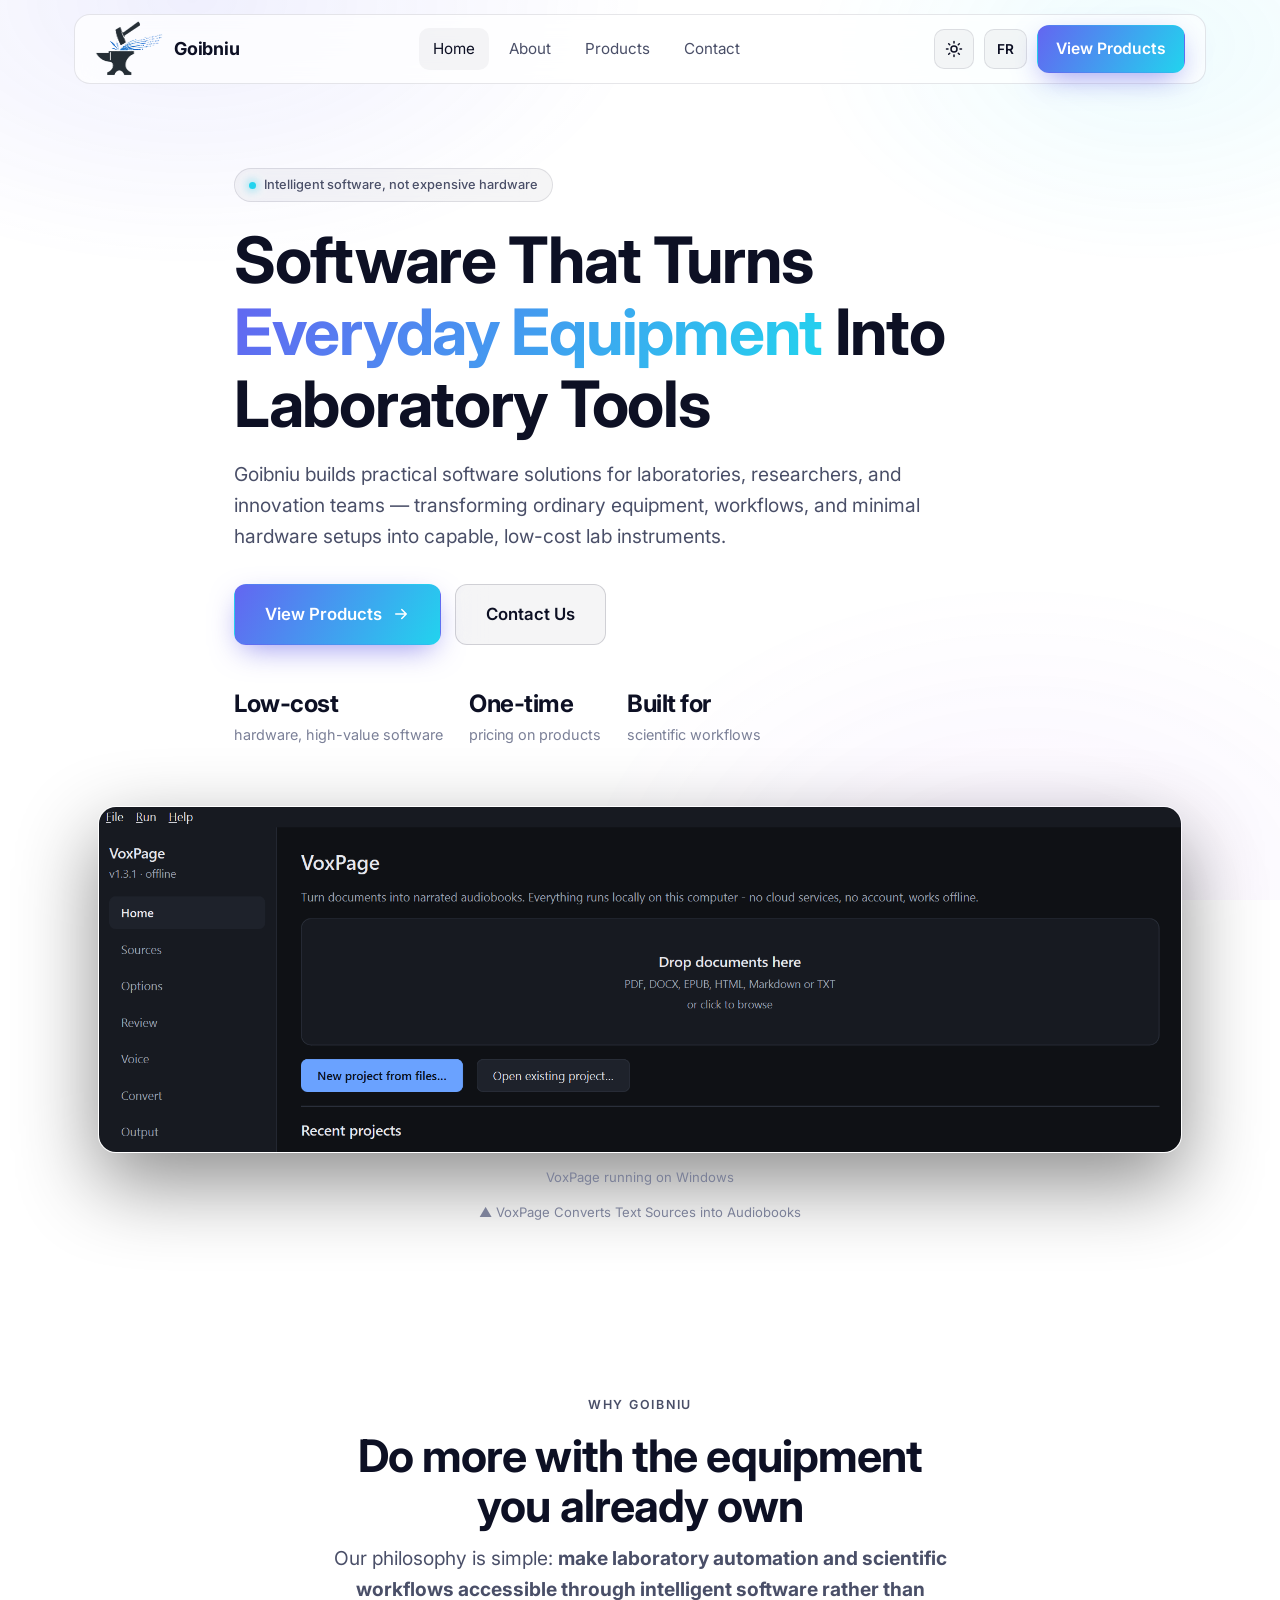
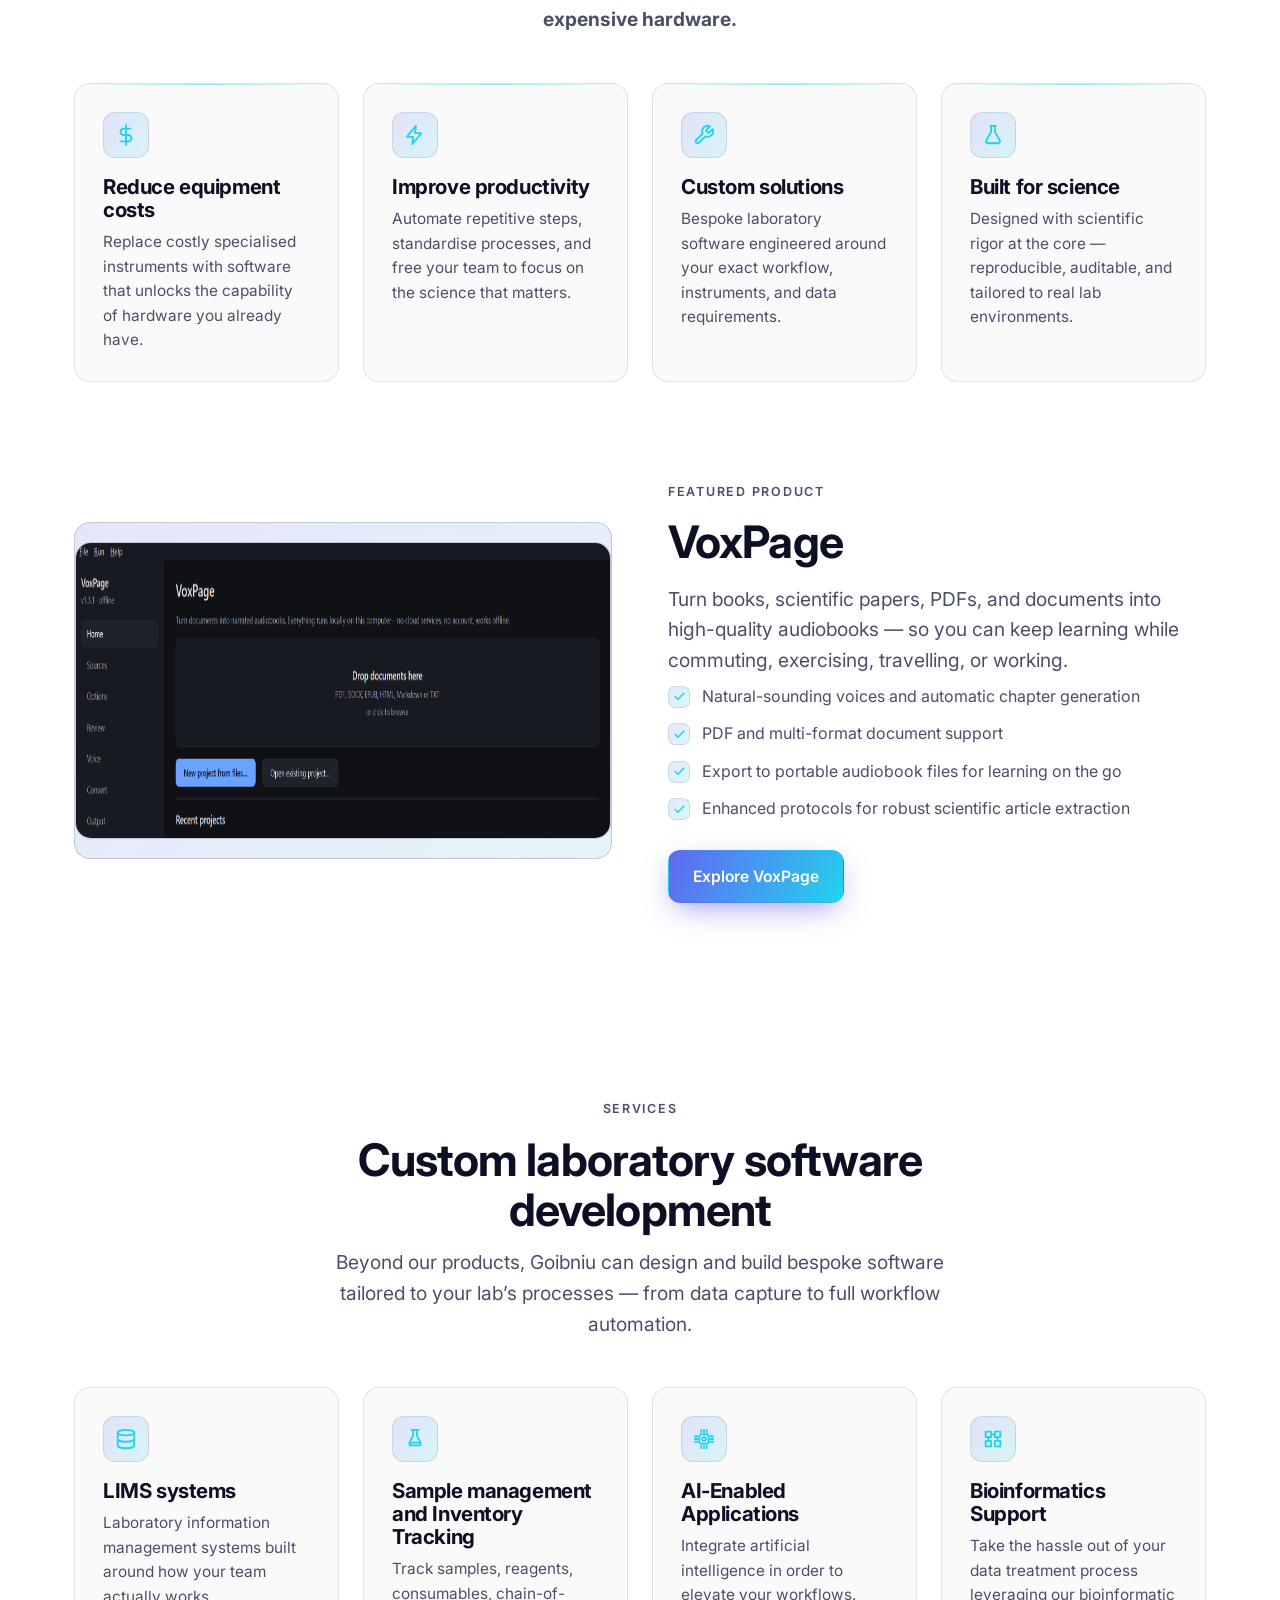
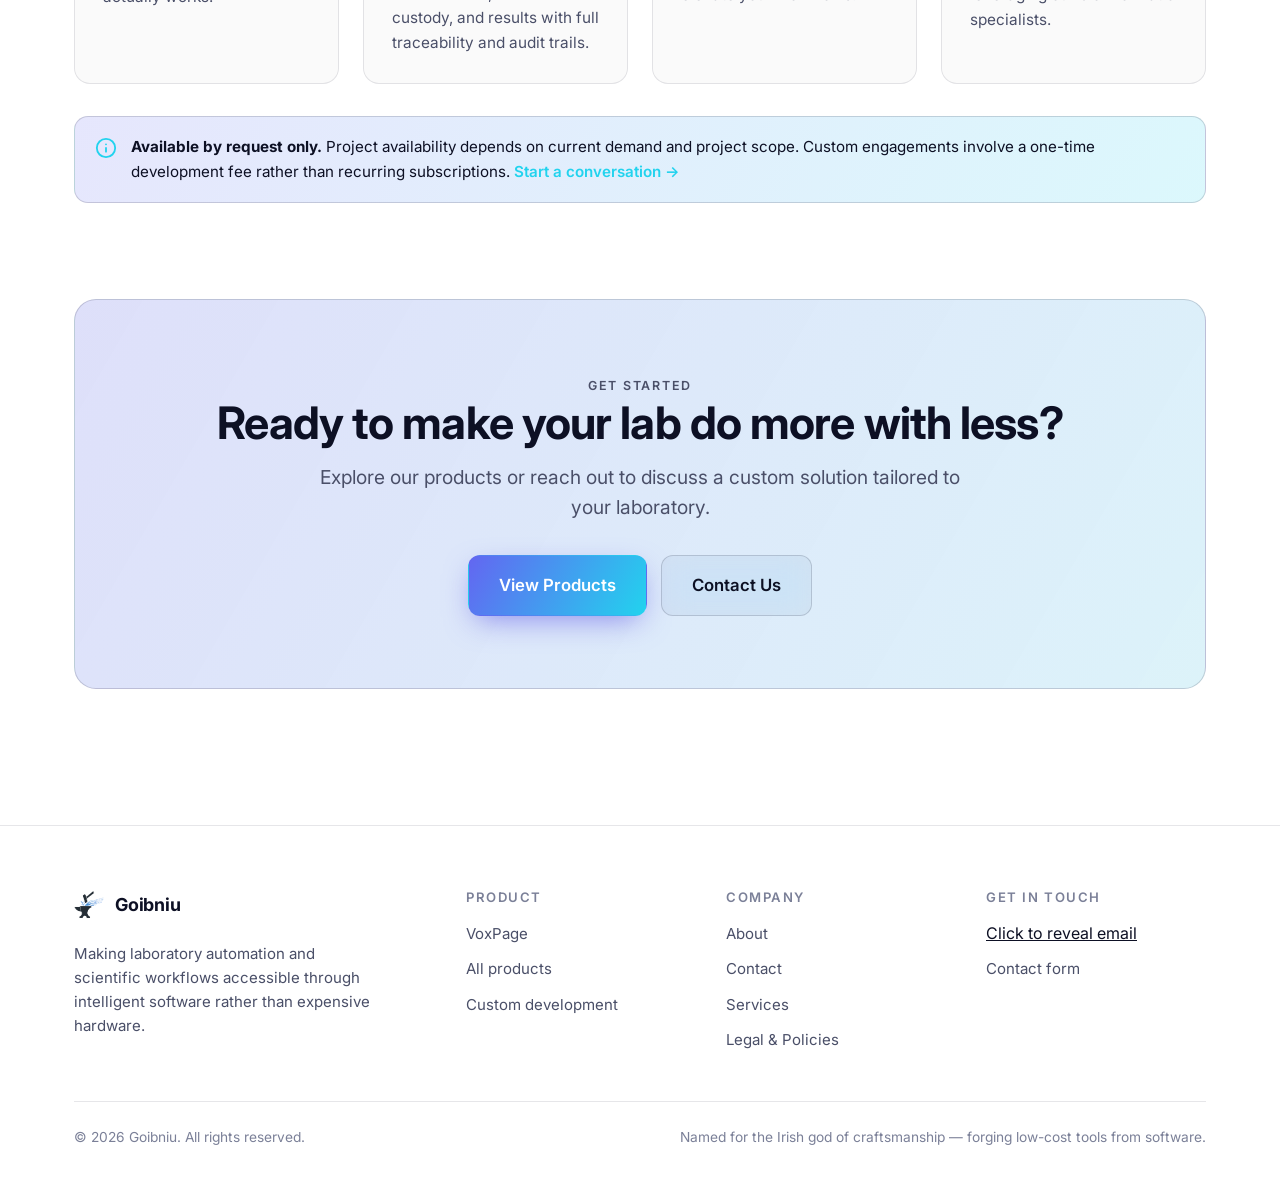
<file: index.html>
<!DOCTYPE html>
<html lang="en" data-theme="dark">
<head>
  <meta charset="UTF-8" />
  <meta name="viewport" content="width=device-width, initial-scale=1.0" />
  <title>Goibniu — Software That Turns Everyday Equipment Into Laboratory Tools</title>
  <meta name="description" content="Goibniu develops innovative laboratory software that transforms ordinary equipment and minimal hardware into practical, low-cost lab tools. Accessible automation through intelligent software." />
  <meta name="keywords" content="laboratory software, lab automation, LIMS, low-cost lab equipment, scientific workflows, Goibniu" />
  <meta name="author" content="Goibniu" />
  <link rel="canonical" href="https://goibniu.example/" />
  <!-- Open Graph -->
  <meta property="og:type" content="website" />
  <meta property="og:title" content="Goibniu — Software That Turns Everyday Equipment Into Laboratory Tools" />
  <meta property="og:description" content="Making laboratory automation and scientific workflows accessible through intelligent software rather than expensive hardware." />
  <meta property="og:image" content="assets/img/logo.png" />
  <meta name="twitter:card" content="summary_large_image" />
  <link rel="icon" type="image/png" href="assets/img/favicon.png" />
  <link rel="preconnect" href="https://fonts.googleapis.com" />
  <link rel="preconnect" href="https://fonts.gstatic.com" crossorigin />
  <link href="https://fonts.googleapis.com/css2?family=Inter:wght@400;500;600;700;800&display=swap" rel="stylesheet" />
  <link rel="stylesheet" href="assets/css/styles.css" />
  <script type="application/ld+json">
  {
    "@context": "https://schema.org",
    "@type": "Organization",
    "name": "Goibniu",
    "description": "Software company creating innovative laboratory software that transforms ordinary equipment into practical, low-cost laboratory tools.",
    "email": "damianjmagill@gmail.com",
    "url": "https://goibniu.example/"
  }
  </script>
</head>
<body>
  <!-- ============ HEADER ============ -->
  <header class="nav-wrap">
    <div class="container">
      <nav class="nav" aria-label="Primary">
        <a class="brand" href="index.html" aria-label="Goibniu home">
          <img src="assets/img/logo.png" alt="Goibniu logo"/>
          <span>Goibniu</span>
        </a>
        <div class="nav-links">
          <a href="index.html" class="active">Home</a>
          <a href="about.html">About</a>
          <a href="products.html">Products</a>
          <a href="contact.html">Contact</a>
        </div>
        <div class="nav-actions">
          <button class="icon-btn theme-toggle" data-theme-toggle aria-label="Toggle color theme" title="Toggle theme">
            <svg class="moon" viewBox="0 0 24 24" fill="none" stroke="currentColor" stroke-width="2" stroke-linecap="round" stroke-linejoin="round"><path d="M21 12.79A9 9 0 1 1 11.21 3 7 7 0 0 0 21 12.79z"/></svg>
            <svg class="sun" viewBox="0 0 24 24" fill="none" stroke="currentColor" stroke-width="2" stroke-linecap="round" stroke-linejoin="round"><circle cx="12" cy="12" r="4"/><path d="M12 2v2M12 20v2M4.9 4.9l1.4 1.4M17.7 17.7l1.4 1.4M2 12h2M20 12h2M4.9 19.1l1.4-1.4M17.7 6.3l1.4-1.4"/></svg>
          </button>
          <button class="icon-btn" data-lang-toggle aria-label="Passer en français" title="Français" style="width:auto;padding:0 12px;font-weight:600;font-size:.85rem">FR</button>
          <a href="products.html" class="btn btn-primary" style="padding:10px 18px">View Products</a>
          <button class="icon-btn nav-toggle" data-nav-toggle aria-label="Open menu" aria-expanded="false">
            <svg viewBox="0 0 24 24" fill="none" stroke="currentColor" stroke-width="2" stroke-linecap="round"><path d="M3 6h18M3 12h18M3 18h18"/></svg>
          </button>
        </div>
      </nav>
      <div class="mobile-menu" data-mobile-menu>
        <a href="index.html">Home</a>
        <a href="about.html">About</a>
        <a href="products.html">Products</a>
        <a href="contact.html">Contact</a>
      </div>
    </div>
  </header>

  <main>
    <!-- ============ HERO ============ -->
    <section class="hero">
      <div class="container hero-inner reveal">
        <span class="badge"><span class="dot"></span> Intelligent software, not expensive hardware</span>
        <h1>Software That Turns <span class="gradient-text">Everyday Equipment</span> Into Laboratory Tools</h1>
        <p class="lead">Goibniu builds practical software solutions for laboratories, researchers, and innovation teams — transforming ordinary equipment, workflows, and minimal hardware setups into capable, low-cost lab instruments.</p>
        <div class="hero-cta">
          <a href="products.html" class="btn btn-primary btn-lg">
            View Products
            <svg viewBox="0 0 24 24" fill="none" stroke="currentColor" stroke-width="2" stroke-linecap="round" stroke-linejoin="round"><path d="M5 12h14M13 6l6 6-6 6"/></svg>
          </a>
          <a href="contact.html" class="btn btn-ghost btn-lg">Contact Us</a>
        </div>
        <div class="hero-meta">
          <div><strong>Low-cost</strong> hardware, high-value software</div>
          <div><strong>One-time</strong> pricing on products</div>
          <div><strong>Built for</strong> scientific workflows</div>
        </div>
      </div>

      <!-- App placeholder -->
      <div class="container hero-visual reveal d1">
        <div class="container hero-visual reveal d1">
    <img
        src="assets/img/audiobook-maker-screenshot.png"
        alt="Audiobook Maker application screenshot"
        class="hero-screenshot">

    <p class="center faint" style="margin-top:14px;font-size:.82rem">
        VoxPage running on Windows
    </p>
</div>
        <p class="center faint" style="margin-top:14px;font-size:.82rem">▲ VoxPage Converts Text Sources into Audiobooks</p>
      </div>
    </section>

    <!-- ============ KEY BENEFITS ============ -->
    <section class="section" id="benefits">
      <div class="container">
        <div class="section-head center reveal">
          <span class="eyebrow">Why Goibniu</span>
          <h2>Do more with the equipment you already own</h2>
          <p class="lead">Our philosophy is simple: <strong>make laboratory automation and scientific workflows accessible through intelligent software rather than expensive hardware.</strong></p>
        </div>
        <div class="grid grid-4">
          <article class="card glow reveal">
            <div class="icon"><svg viewBox="0 0 24 24" fill="none" stroke="currentColor" stroke-width="2" stroke-linecap="round" stroke-linejoin="round"><path d="M12 1v22M17 5H9.5a3.5 3.5 0 0 0 0 7h5a3.5 3.5 0 0 1 0 7H6"/></svg></div>
            <h3>Reduce equipment costs</h3>
            <p>Replace costly specialised instruments with software that unlocks the capability of hardware you already have.</p>
          </article>
          <article class="card glow reveal d1">
            <div class="icon"><svg viewBox="0 0 24 24" fill="none" stroke="currentColor" stroke-width="2" stroke-linecap="round" stroke-linejoin="round"><path d="M13 2 3 14h7l-1 8 10-12h-7l1-8z"/></svg></div>
            <h3>Improve productivity</h3>
            <p>Automate repetitive steps, standardise processes, and free your team to focus on the science that matters.</p>
          </article>
          <article class="card glow reveal d2">
            <div class="icon"><svg viewBox="0 0 24 24" fill="none" stroke="currentColor" stroke-width="2" stroke-linecap="round" stroke-linejoin="round"><path d="M14.7 6.3a1 1 0 0 0 0 1.4l1.6 1.6a1 1 0 0 0 1.4 0l3.77-3.77a6 6 0 0 1-7.94 7.94l-6.91 6.91a2.12 2.12 0 0 1-3-3l6.91-6.91a6 6 0 0 1 7.94-7.94l-3.76 3.76z"/></svg></div>
            <h3>Custom solutions</h3>
            <p>Bespoke laboratory software engineered around your exact workflow, instruments, and data requirements.</p>
          </article>
          <article class="card glow reveal d3">
            <div class="icon"><svg viewBox="0 0 24 24" fill="none" stroke="currentColor" stroke-width="2" stroke-linecap="round" stroke-linejoin="round"><path d="M9 2h6M10 2v6.4L4.6 18a2 2 0 0 0 1.7 3h11.4a2 2 0 0 0 1.7-3L14 8.4V2"/></svg></div>
            <h3>Built for science</h3>
            <p>Designed with scientific rigor at the core — reproducible, auditable, and tailored to real lab environments.</p>
          </article>
        </div>
      </div>
    </section>

    <!-- ============ FEATURED PRODUCT ============ -->
    <section class="section" id="featured" style="padding-top:0">
      <div class="container">
        <div class="split reverse">
          <div class="split-content reveal">
            <span class="eyebrow">Featured product</span>
            <h2 style="margin:14px 0 16px">VoxPage</h2>
            <p class="lead">Turn books, scientific papers, PDFs, and documents into high-quality audiobooks — so you can keep learning while commuting, exercising, travelling, or working.</p>
            <ul class="check-list">
              <li><span class="ck"><svg viewBox="0 0 24 24" fill="none" stroke="currentColor" stroke-width="3" stroke-linecap="round" stroke-linejoin="round"><path d="M20 6 9 17l-5-5"/></svg></span> Natural-sounding voices and automatic chapter generation</li>
              <li><span class="ck"><svg viewBox="0 0 24 24" fill="none" stroke="currentColor" stroke-width="3" stroke-linecap="round" stroke-linejoin="round"><path d="M20 6 9 17l-5-5"/></svg></span> PDF and multi-format document support</li>
              <li><span class="ck"><svg viewBox="0 0 24 24" fill="none" stroke="currentColor" stroke-width="3" stroke-linecap="round" stroke-linejoin="round"><path d="M20 6 9 17l-5-5"/></svg></span> Export to portable audiobook files for learning on the go</li>
              <li><span class="ck"><svg viewBox="0 0 24 24" fill="none" stroke="currentColor" stroke-width="3" stroke-linecap="round" stroke-linejoin="round"><path d="M20 6 9 17l-5-5"/></svg></span> Enhanced protocols for robust scientific article extraction</li>
            </ul>
            <div class="hero-cta" style="margin-top:28px">
              <a href="products.html#audiobook-maker" class="btn btn-primary">Explore VoxPage</a>
            </div>
          </div>
          <div class="split-media reveal d1">
            <div class="img-ph" style="aspect-ratio:4/2.5">
                  <img
                  src="assets/img/audiobook-maker-screenshot.png"
                  alt="VoxPage application screenshot"
                  class="img-ph">
              <!--<span class="ph-label">Product image placeholder</span>-->
              <!--<div class="ph-mark"><svg viewBox="0 0 24 24" fill="none" stroke="currentColor" stroke-width="1.5"><path d="M9 18V5l12-2v13"/><circle cx="6" cy="18" r="3"/><circle cx="18" cy="16" r="3"/></svg></div>-->
            </div>
          </div>
        </div>
      </div>
    </section>

    <!-- ============ CUSTOM SOFTWARE DEVELOPMENT ============ -->
    <section class="section" id="custom">
      <div class="container">
        <div class="section-head center reveal">
          <span class="eyebrow">Services</span>
          <h2>Custom laboratory software development</h2>
          <p class="lead">Beyond our products, Goibniu can design and build bespoke software tailored to your lab’s processes — from data capture to full workflow automation.</p>
        </div>
        <div class="grid grid-4">
          <article class="card reveal">
            <div class="icon"><svg viewBox="0 0 24 24" fill="none" stroke="currentColor" stroke-width="2" stroke-linecap="round" stroke-linejoin="round"><ellipse cx="12" cy="5" rx="9" ry="3"/><path d="M3 5v14a9 3 0 0 0 18 0V5M3 12a9 3 0 0 0 18 0"/></svg></div>
            <h3>LIMS systems</h3>
            <p>Laboratory information management systems built around how your team actually works.</p>
          </article>
          <article class="card reveal d1">
            <div class="icon"><svg viewBox="0 0 24 24" fill="none" stroke="currentColor" stroke-width="2" stroke-linecap="round" stroke-linejoin="round"><path d="M10 2v6l-4 8a2 2 0 0 0 2 3h8a2 2 0 0 0 2-3l-4-8V2M8 2h8M7 16h10"/></svg></div>
            <h3>Sample management and Inventory Tracking</h3>
            <p>Track samples, reagents, consumables, chain-of-custody, and results with full traceability and audit trails.</p>
          </article>
          <article class="card reveal d2">
            <div class="icon"><svg viewBox="0 0 24 24" fill="none" stroke="currentColor" stroke-width="2" stroke-linecap="round" stroke-linejoin="round"><!-- Chip --><rect x="7" y="7" width="10" height="10" rx="2"/>
              <circle cx="12" cy="12" r="2"/><path d="M9 2v3M12 2v3M15 2v3"/><path d="M9 19v3M12 19v3M15 19v3"/><path d="M2 9h3M2 12h3M2 15h3"/><path d="M19 9h3M19 12h3M19 15h3"/></svg></div>
            <h3>AI-Enabled Applications</h3>
            <p>Integrate artificial intelligence in order to elevate your workflows.</p>
          </article>
          <article class="card reveal d3">
            <div class="icon"><svg viewBox="0 0 24 24" fill="none" stroke="currentColor" stroke-width="2" stroke-linecap="round" stroke-linejoin="round"><path d="M4 4h6v6H4zM14 4h6v6h-6zM14 14h6v6h-6zM4 14h6v6H4z"/><path d="M10 7h4M7 10v4M17 10v4"/></svg></div>
            <h3>Bioinformatics Support</h3>
            <p>Take the hassle out of your data treatment process leveraging our bioinformatic specialists.</p>
          </article>
        </div>

        <div class="notice reveal" style="margin-top:32px">
          <span class="n-ic"><svg viewBox="0 0 24 24" width="22" height="22" fill="none" stroke="currentColor" stroke-width="2" stroke-linecap="round" stroke-linejoin="round"><circle cx="12" cy="12" r="10"/><path d="M12 16v-4M12 8h.01"/></svg></span>
          <p><strong>Available by request only.</strong> Project availability depends on current demand and project scope. Custom engagements involve a one-time development fee rather than recurring subscriptions. <a href="contact.html" style="color:var(--cyan);font-weight:600">Start a conversation →</a></p>
        </div>
      </div>
    </section>

    <!-- ============ FINAL CTA ============ -->
    <section class="section" style="padding-top:0">
      <div class="container">
        <div class="cta-band reveal">
          <span class="eyebrow">Get started</span>
          <h2>Ready to make your lab do more with less?</h2>
          <p class="lead mx-auto" style="max-width:56ch">Explore our products or reach out to discuss a custom solution tailored to your laboratory.</p>
          <div class="hero-cta">
            <a href="products.html" class="btn btn-primary btn-lg">View Products</a>
            <a href="contact.html" class="btn btn-ghost btn-lg">Contact Us</a>
          </div>
        </div>
      </div>
    </section>
  </main>

  <!-- ============ FOOTER ============ -->
  <footer class="footer">
    <div class="container">
      <div class="footer-grid">
        <div class="f-brand">
          <a class="brand" href="index.html" aria-label="Goibniu home">
            <img src="assets/img/logo.png" alt="Goibniu logo" style="width:30px;height:30px" />
            <span>Goibniu</span>
          </a>
          <p>Making laboratory automation and scientific workflows accessible through intelligent software rather than expensive hardware.</p>
        </div>
        <div>
          <h4>Product</h4>
          <ul>
            <li><a href="products.html#audiobook-maker">VoxPage</a></li>
            <li><a href="products.html">All products</a></li>
            <li><a href="contact.html#custom">Custom development</a></li>
          </ul>
        </div>
        <div>
          <h4>Company</h4>
          <ul>
            <li><a href="about.html">About</a></li>
            <li><a href="contact.html">Contact</a></li>
            <li><a href="contact.html#custom">Services</a></li>
            <li><a href="legal.html">Legal &amp; Policies</a></li>
          </ul>
        </div>
        <div>
          <h4>Get in touch</h4>
          <ul>
            <li><button type="button" data-reveal-email data-eu="goibniu.software" data-ed="gmail.com" style="background:none;border:none;padding:0;cursor:pointer;font:inherit;color:inherit;text-decoration:underline">Click to reveal email</button></li>
            <li><a href="contact.html">Contact form</a></li>
          </ul>
        </div>
      </div>
      <div class="footer-bottom">
        <span>© <span data-year>2026</span> Goibniu. All rights reserved. <span class="faint"></span></span>
        <span class="faint">Named for the Irish god of craftsmanship — forging low-cost tools from software.</span>
      </div>
    </div>
  </footer>
  <script src="assets/js/main.js"></script>
  <script src= "assets/js/i18n.fr.js"></script>
  <script src="assets/js/i18n.js"></script>
</body>
</body>
</html>
</file>
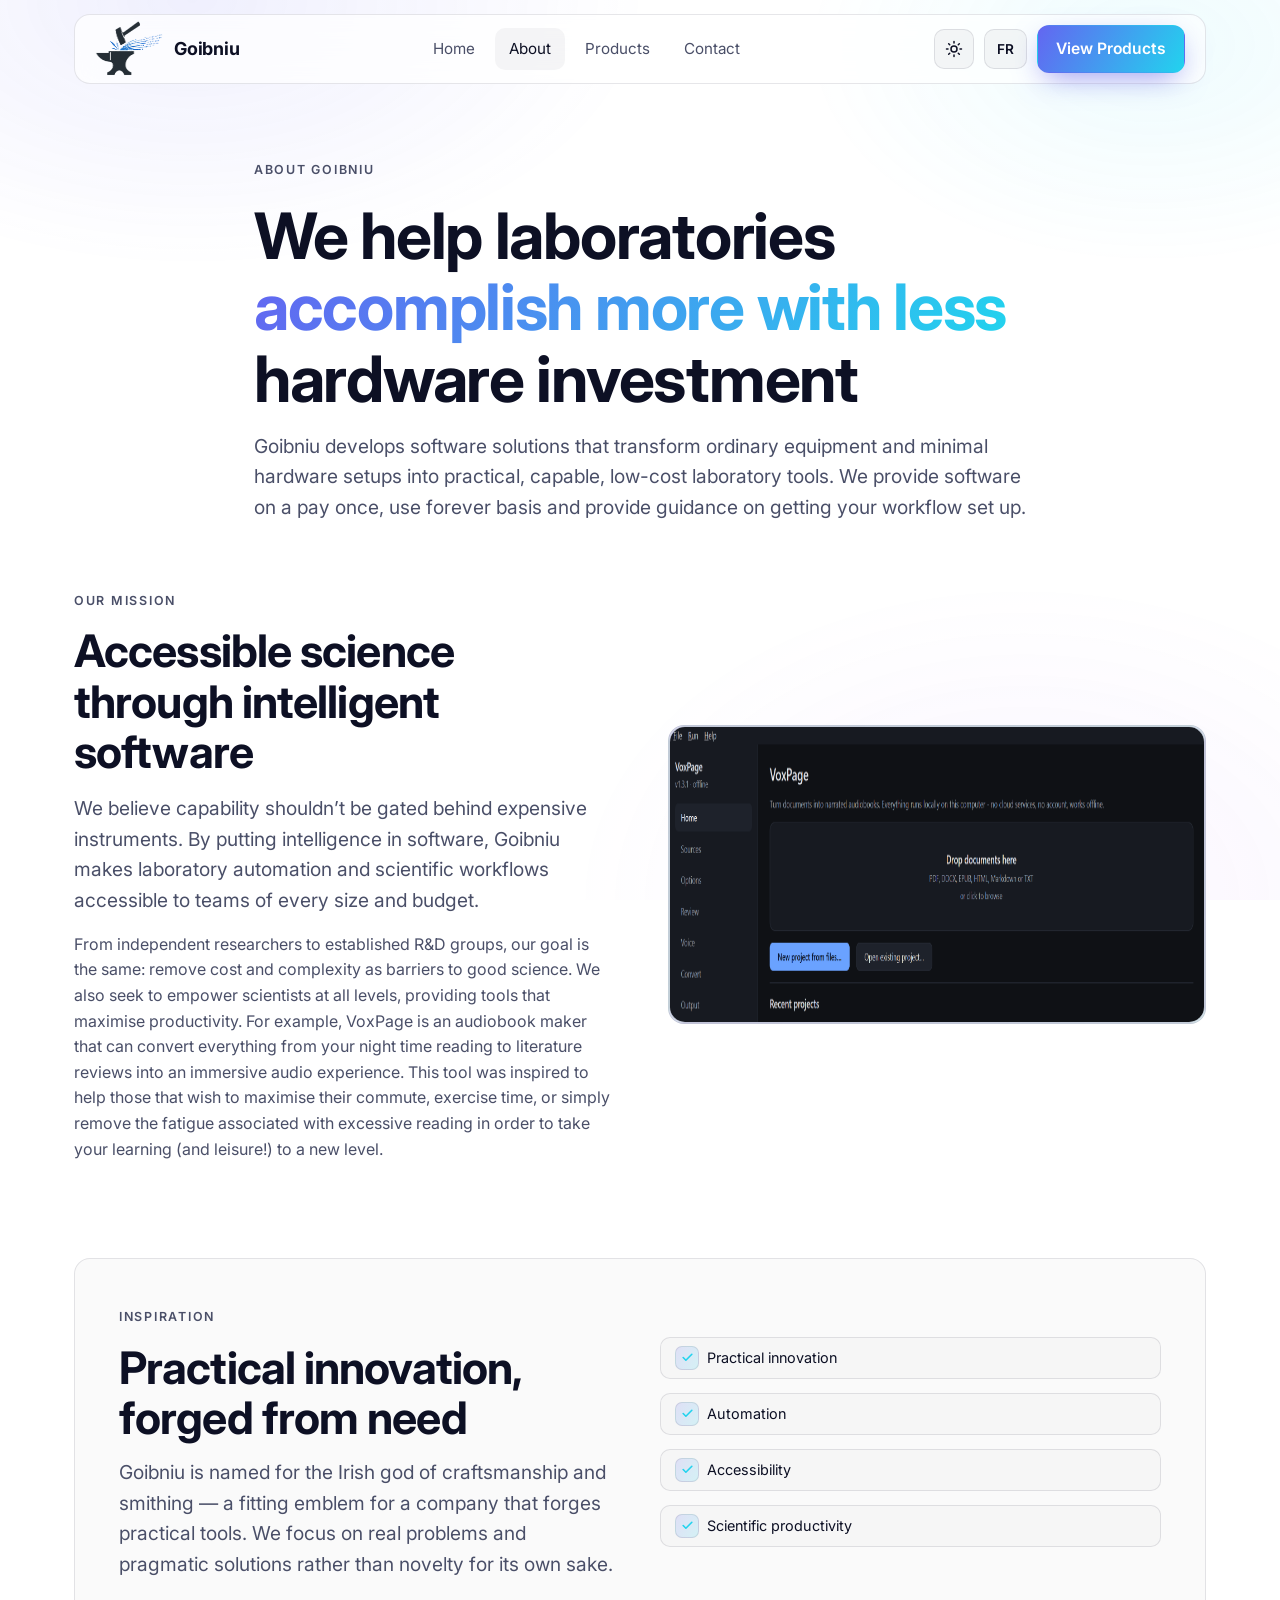
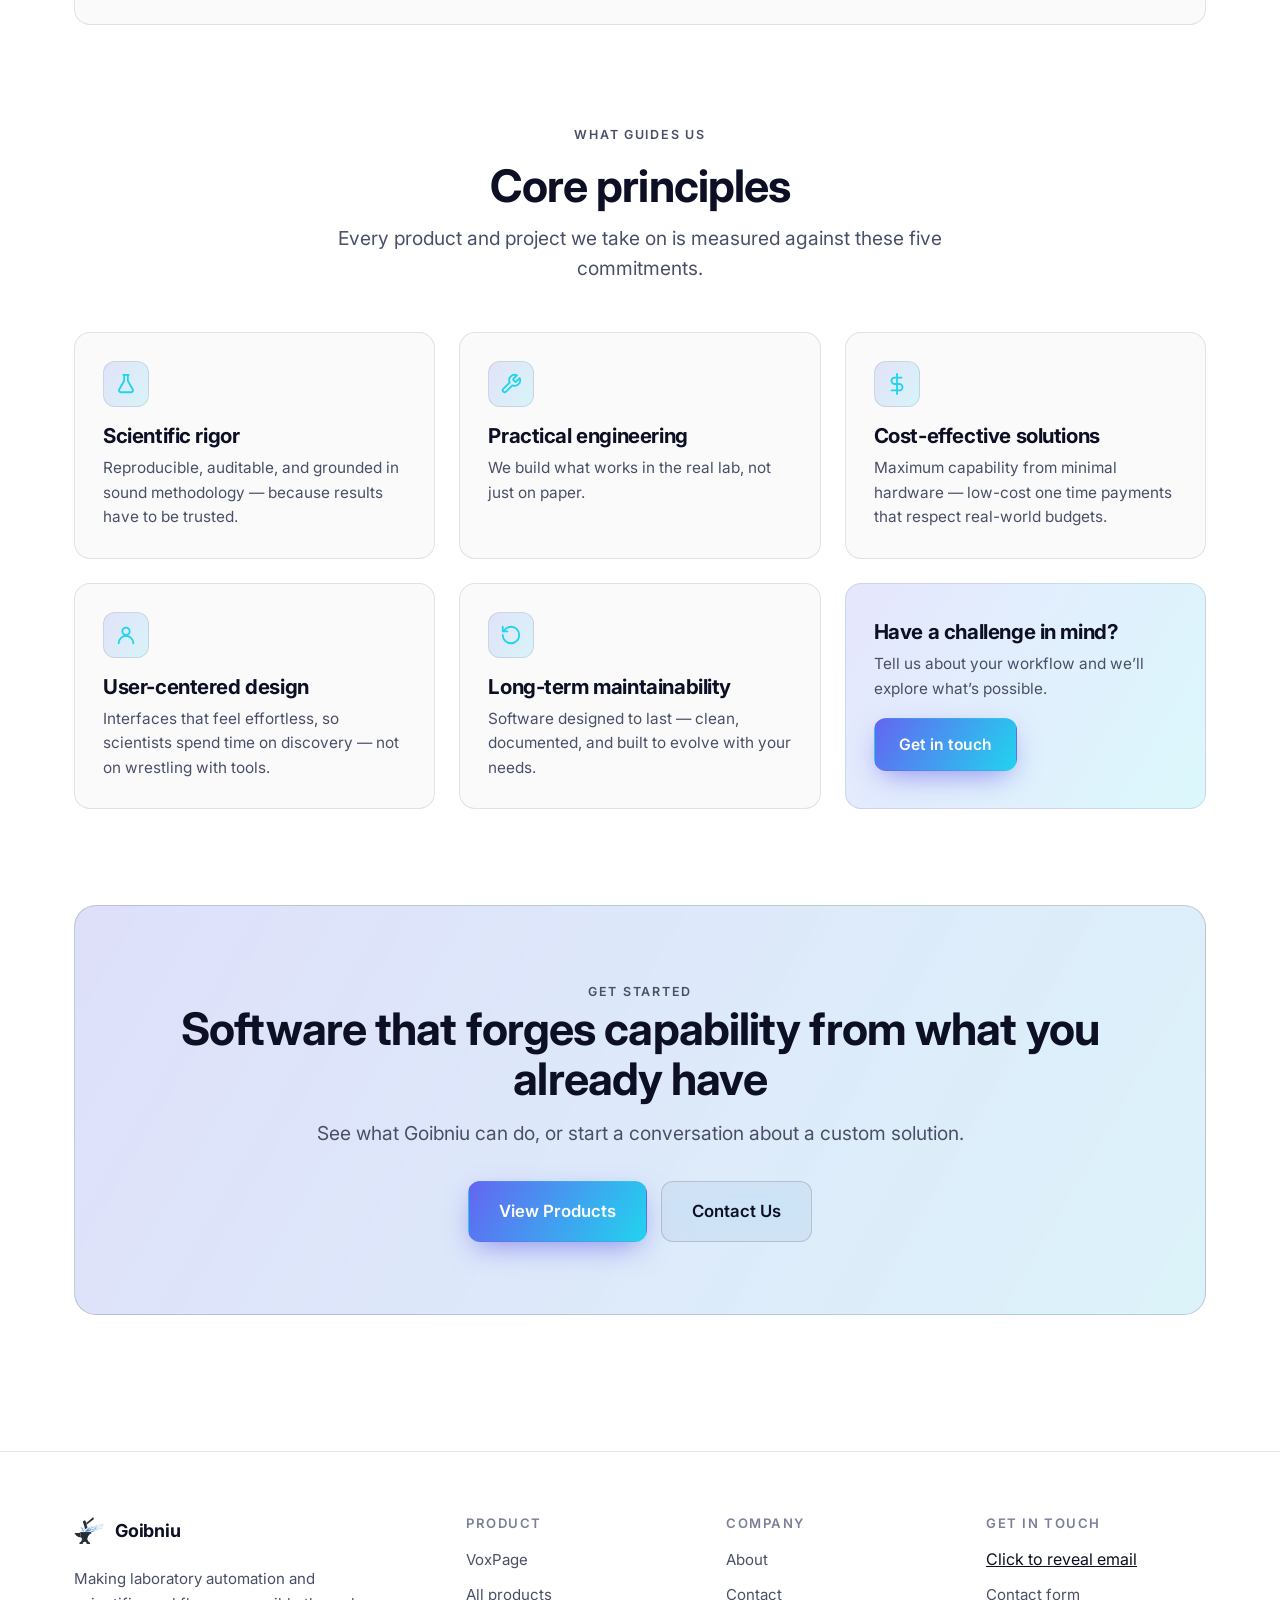
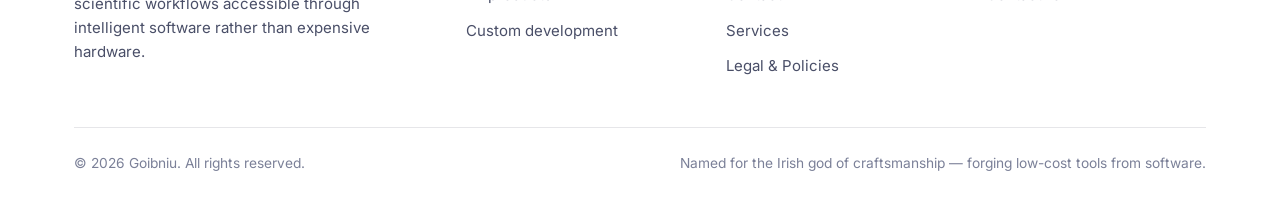
<file: about.html>
<!DOCTYPE html>
<html lang="en" data-theme="dark">
<head>
  <meta charset="UTF-8" />
  <meta name="viewport" content="width=device-width, initial-scale=1.0" />
  <title>About — Goibniu</title>
  <meta name="description" content="Goibniu develops software solutions that help laboratories accomplish more with less hardware investment. Learn about our mission, inspiration, and core principles." />
  <meta name="author" content="Goibniu" />
  <link rel="canonical" href="https://goibniu.example/about.html" />
  <meta property="og:type" content="website" />
  <meta property="og:title" content="About — Goibniu" />
  <meta property="og:description" content="Practical innovation, automation, accessibility, and scientific productivity — the principles behind Goibniu." />
  <meta property="og:image" content="assets/img/logo.png" />
  <link rel="icon" type="image/png" href="assets/img/favicon.png" />
  <link rel="preconnect" href="https://fonts.googleapis.com" />
  <link rel="preconnect" href="https://fonts.gstatic.com" crossorigin />
  <link href="https://fonts.googleapis.com/css2?family=Inter:wght@400;500;600;700;800&display=swap" rel="stylesheet" />
  <link rel="stylesheet" href="assets/css/styles.css" />
</head>
<body>
  <!-- ============ HEADER ============ -->
  <header class="nav-wrap">
    <div class="container">
      <nav class="nav" aria-label="Primary">
        <a class="brand" href="index.html" aria-label="Goibniu home">
          <img src="assets/img/logo.png" alt="Goibniu logo" />
          <span>Goibniu</span>
        </a>
        <div class="nav-links">
          <a href="index.html">Home</a>
          <a href="about.html" class="active">About</a>
          <a href="products.html">Products</a>
          <a href="contact.html">Contact</a>
        </div>
        <div class="nav-actions">
          <button class="icon-btn theme-toggle" data-theme-toggle aria-label="Toggle color theme" title="Toggle theme">
            <svg class="moon" viewBox="0 0 24 24" fill="none" stroke="currentColor" stroke-width="2" stroke-linecap="round" stroke-linejoin="round"><path d="M21 12.79A9 9 0 1 1 11.21 3 7 7 0 0 0 21 12.79z"/></svg>
            <svg class="sun" viewBox="0 0 24 24" fill="none" stroke="currentColor" stroke-width="2" stroke-linecap="round" stroke-linejoin="round"><circle cx="12" cy="12" r="4"/><path d="M12 2v2M12 20v2M4.9 4.9l1.4 1.4M17.7 17.7l1.4 1.4M2 12h2M20 12h2M4.9 19.1l1.4-1.4M17.7 6.3l1.4-1.4"/></svg>
          </button>
          <button class="icon-btn" data-lang-toggle aria-label="Passer en français" title="Français" style="width:auto;padding:0 12px;font-weight:600;font-size:.85rem">FR</button>
          <a href="products.html" class="btn btn-primary" style="padding:10px 18px">View Products</a>
          <button class="icon-btn nav-toggle" data-nav-toggle aria-label="Open menu" aria-expanded="false">
            <svg viewBox="0 0 24 24" fill="none" stroke="currentColor" stroke-width="2" stroke-linecap="round"><path d="M3 6h18M3 12h18M3 18h18"/></svg>
          </button>
        </div>
      </nav>
      <div class="mobile-menu" data-mobile-menu>
        <a href="index.html">Home</a>
        <a href="about.html">About</a>
        <a href="products.html">Products</a>
        <a href="contact.html">Contact</a>
      </div>
    </div>
  </header>

  <main>
    <!-- ============ PAGE HERO ============ -->
    <section class="page-hero">
      <div class="container reveal" style="max-width:820px">
        <span class="eyebrow">About Goibniu</span>
        <h1>We help laboratories <span class="gradient-text">accomplish more with less</span> hardware investment</h1>
        <p class="lead">Goibniu develops software solutions that transform ordinary equipment and minimal 
          hardware setups into practical, capable, low-cost laboratory tools. We provide software on a pay once, use forever basis
        and provide guidance on getting your workflow set up.</p>
      </div>
    </section>

    <!-- ============ MISSION ============ -->
    <section class="section" style="padding-top:40px">
      <div class="container">
        <div class="split">
          <div class="split-content reveal">
            <span class="eyebrow">Our mission</span>
            <h2 style="margin:14px 0 16px">Accessible science through intelligent software</h2>
            <p class="lead">We believe capability shouldn’t be gated behind expensive instruments. By putting intelligence in software, Goibniu makes laboratory automation and scientific workflows accessible to teams of every size and budget.</p>
            <p class="muted" style="margin-top:16px">From independent researchers to established R&amp;D groups, our goal is the same: remove cost and complexity as barriers to good science. 
              We also seek to empower scientists at all levels, providing tools that maximise productivity. For example, VoxPage is an audiobook maker that can convert everything from your night time 
              reading to literature reviews into an immersive audio experience. This tool was inspired to help those that wish to maximise their commute, exercise time, or simply remove the fatigue associated with excessive
              reading in order to take your learning (and leisure!) to a new level.
            </p>
          </div>
          <div class="split-media reveal d1">
            <div class="img-ph">
               <img
                  src="assets/img/audiobook-maker-screenshot.png"
                  alt="VoxPage application screenshot"
                  class="img-ph">
              <!--<div class="ph-mark"><svg viewBox="0 0 24 24" fill="none" stroke="currentColor" stroke-width="1.5"><path d="M9 2h6M10 2v6.4L4.6 18a2 2 0 0 0 1.7 3h11.4a2 2 0 0 0 1.7-3L14 8.4V2"/></svg></div>-->
            </div>
          </div>
        </div>
      </div>
    </section>

    <!-- ============ INSPIRATION ============ -->
    <section class="section" style="padding-top:0">
      <div class="container">
        <div class="glass" style="padding:44px">
          <div class="split" style="gap:40px">
            <div class="reveal">
              <span class="eyebrow">Inspiration</span>
              <h2 style="margin:14px 0 14px">Practical innovation, forged from need</h2>
              <p class="lead">Goibniu is named for the Irish god of craftsmanship and smithing — a fitting emblem for a company that forges practical tools. We focus on real problems and pragmatic solutions rather than novelty for its own sake.</p>
            </div>
            <div class="reveal d1" style="display:grid;gap:14px;align-content:center">
              <div class="chip"><span class="ck" style="width:24px;height:24px;border-radius:7px;display:grid;place-items:center;background:var(--brand-grad-soft);border:1px solid var(--border);color:var(--cyan)"><svg viewBox="0 0 24 24" width="13" height="13" fill="none" stroke="currentColor" stroke-width="3" stroke-linecap="round" stroke-linejoin="round"><path d="M20 6 9 17l-5-5"/></svg></span> Practical innovation</div>
              <div class="chip"><span class="ck" style="width:24px;height:24px;border-radius:7px;display:grid;place-items:center;background:var(--brand-grad-soft);border:1px solid var(--border);color:var(--cyan)"><svg viewBox="0 0 24 24" width="13" height="13" fill="none" stroke="currentColor" stroke-width="3" stroke-linecap="round" stroke-linejoin="round"><path d="M20 6 9 17l-5-5"/></svg></span> Automation</div>
              <div class="chip"><span class="ck" style="width:24px;height:24px;border-radius:7px;display:grid;place-items:center;background:var(--brand-grad-soft);border:1px solid var(--border);color:var(--cyan)"><svg viewBox="0 0 24 24" width="13" height="13" fill="none" stroke="currentColor" stroke-width="3" stroke-linecap="round" stroke-linejoin="round"><path d="M20 6 9 17l-5-5"/></svg></span> Accessibility</div>
              <div class="chip"><span class="ck" style="width:24px;height:24px;border-radius:7px;display:grid;place-items:center;background:var(--brand-grad-soft);border:1px solid var(--border);color:var(--cyan)"><svg viewBox="0 0 24 24" width="13" height="13" fill="none" stroke="currentColor" stroke-width="3" stroke-linecap="round" stroke-linejoin="round"><path d="M20 6 9 17l-5-5"/></svg></span> Scientific productivity</div>
            </div>
          </div>
        </div>
      </div>
    </section>

    <!-- ============ CORE PRINCIPLES ============ -->
    <section class="section" style="padding-top:0">
      <div class="container">
        <div class="section-head center reveal">
          <span class="eyebrow">What guides us</span>
          <h2>Core principles</h2>
          <p class="lead">Every product and project we take on is measured against these five commitments.</p>
        </div>
        <div class="grid grid-3">
          <article class="card reveal">
            <div class="icon"><svg viewBox="0 0 24 24" fill="none" stroke="currentColor" stroke-width="2" stroke-linecap="round" stroke-linejoin="round"><path d="M9 2h6M10 2v6.4L4.6 18a2 2 0 0 0 1.7 3h11.4a2 2 0 0 0 1.7-3L14 8.4V2"/></svg></div>
            <h3>Scientific rigor</h3>
            <p>Reproducible, auditable, and grounded in sound methodology — because results have to be trusted.</p>
          </article>
          <article class="card reveal d1">
            <div class="icon"><svg viewBox="0 0 24 24" fill="none" stroke="currentColor" stroke-width="2" stroke-linecap="round" stroke-linejoin="round"><path d="M14.7 6.3a1 1 0 0 0 0 1.4l1.6 1.6a1 1 0 0 0 1.4 0l3.77-3.77a6 6 0 0 1-7.94 7.94l-6.91 6.91a2.12 2.12 0 0 1-3-3l6.91-6.91a6 6 0 0 1 7.94-7.94l-3.76 3.76z"/></svg></div>
            <h3>Practical engineering</h3>
            <p>We build what works in the real lab, not just on paper.</p>
          </article>
          <article class="card reveal d2">
            <div class="icon"><svg viewBox="0 0 24 24" fill="none" stroke="currentColor" stroke-width="2" stroke-linecap="round" stroke-linejoin="round"><path d="M12 1v22M17 5H9.5a3.5 3.5 0 0 0 0 7h5a3.5 3.5 0 0 1 0 7H6"/></svg></div>
            <h3>Cost-effective solutions</h3>
            <p>Maximum capability from minimal hardware — low-cost one time payments that respect real-world budgets.</p>
          </article>
          <article class="card reveal">
            <div class="icon"><svg viewBox="0 0 24 24" fill="none" stroke="currentColor" stroke-width="2" stroke-linecap="round" stroke-linejoin="round"><circle cx="12" cy="8" r="4"/><path d="M4 21a8 8 0 0 1 16 0"/></svg></div>
            <h3>User-centered design</h3>
            <p>Interfaces that feel effortless, so scientists spend time on discovery — not on wrestling with tools.</p>
          </article>
          <article class="card reveal d1">
            <div class="icon"><svg viewBox="0 0 24 24" fill="none" stroke="currentColor" stroke-width="2" stroke-linecap="round" stroke-linejoin="round"><path d="M3 12a9 9 0 1 0 9-9 9 9 0 0 0-6.36 2.64L3 8"/><path d="M3 3v5h5"/></svg></div>
            <h3>Long-term maintainability</h3>
            <p>Software designed to last — clean, documented, and built to evolve with your needs.</p>
          </article>
          <article class="card reveal d2" style="display:grid;align-content:center;background:var(--brand-grad-soft)">
            <h3 style="margin-bottom:8px">Have a challenge in mind?</h3>
            <p class="muted" style="margin-bottom:16px">Tell us about your workflow and we’ll explore what’s possible.</p>
            <a href="contact.html" class="btn btn-primary" style="width:fit-content">Get in touch</a>
          </article>
        </div>
      </div>
    </section>

    <!-- ============ FINAL CTA ============ -->
    <section class="section" style="padding-top:0">
      <div class="container">
        <div class="cta-band reveal">
          <span class="eyebrow">Get started</span>
          <h2>Software that forges capability from what you already have</h2>
          <p class="lead mx-auto" style="max-width:54ch">See what Goibniu can do, or start a conversation about a custom solution.</p>
          <div class="hero-cta">
            <a href="products.html" class="btn btn-primary btn-lg">View Products</a>
            <a href="contact.html" class="btn btn-ghost btn-lg">Contact Us</a>
          </div>
        </div>
      </div>
    </section>
  </main>

  <!-- ============ FOOTER ============ -->
  <footer class="footer">
    <div class="container">
      <div class="footer-grid">
        <div class="f-brand">
          <a class="brand" href="index.html" aria-label="Goibniu home">
            <img src="assets/img/logo.png" alt="Goibniu logo" style="width:30px;height:30px" />
            <span>Goibniu</span>
          </a>
          <p>Making laboratory automation and scientific workflows accessible through intelligent software rather than expensive hardware.</p>
        </div>
        <div>
          <h4>Product</h4>
          <ul>
            <li><a href="products.html#audiobook-maker">VoxPage</a></li>
            <li><a href="products.html">All products</a></li>
            <li><a href="contact.html#custom">Custom development</a></li>
          </ul>
        </div>
        <div>
          <h4>Company</h4>
          <ul>
            <li><a href="about.html">About</a></li>
            <li><a href="contact.html">Contact</a></li>
            <li><a href="contact.html#custom">Services</a></li>
            <li><a href="legal.html">Legal &amp; Policies</a></li>
          </ul>
        </div>
        <div>
          <h4>Get in touch</h4>
          <ul>
            <li><button type="button" data-reveal-email data-eu="goibniu.software" data-ed="gmail.com" style="background:none;border:none;padding:0;cursor:pointer;font:inherit;color:inherit;text-decoration:underline">Click to reveal email</button></li>
            <li><a href="contact.html">Contact form</a></li>
          </ul>
        </div>
      </div>
      <div class="footer-bottom">
        <span>© <span data-year>2026</span> Goibniu. All rights reserved.</span>
        <span class="faint">Named for the Irish god of craftsmanship — forging low-cost tools from software.</span>
      </div>
    </div>
  </footer>
  <script src="assets/js/main.js"></script>
  <script src= "assets/js/i18n.fr.js"></script>
  <script src="assets/js/i18n.js"></script>
</body>
</html>
</file>
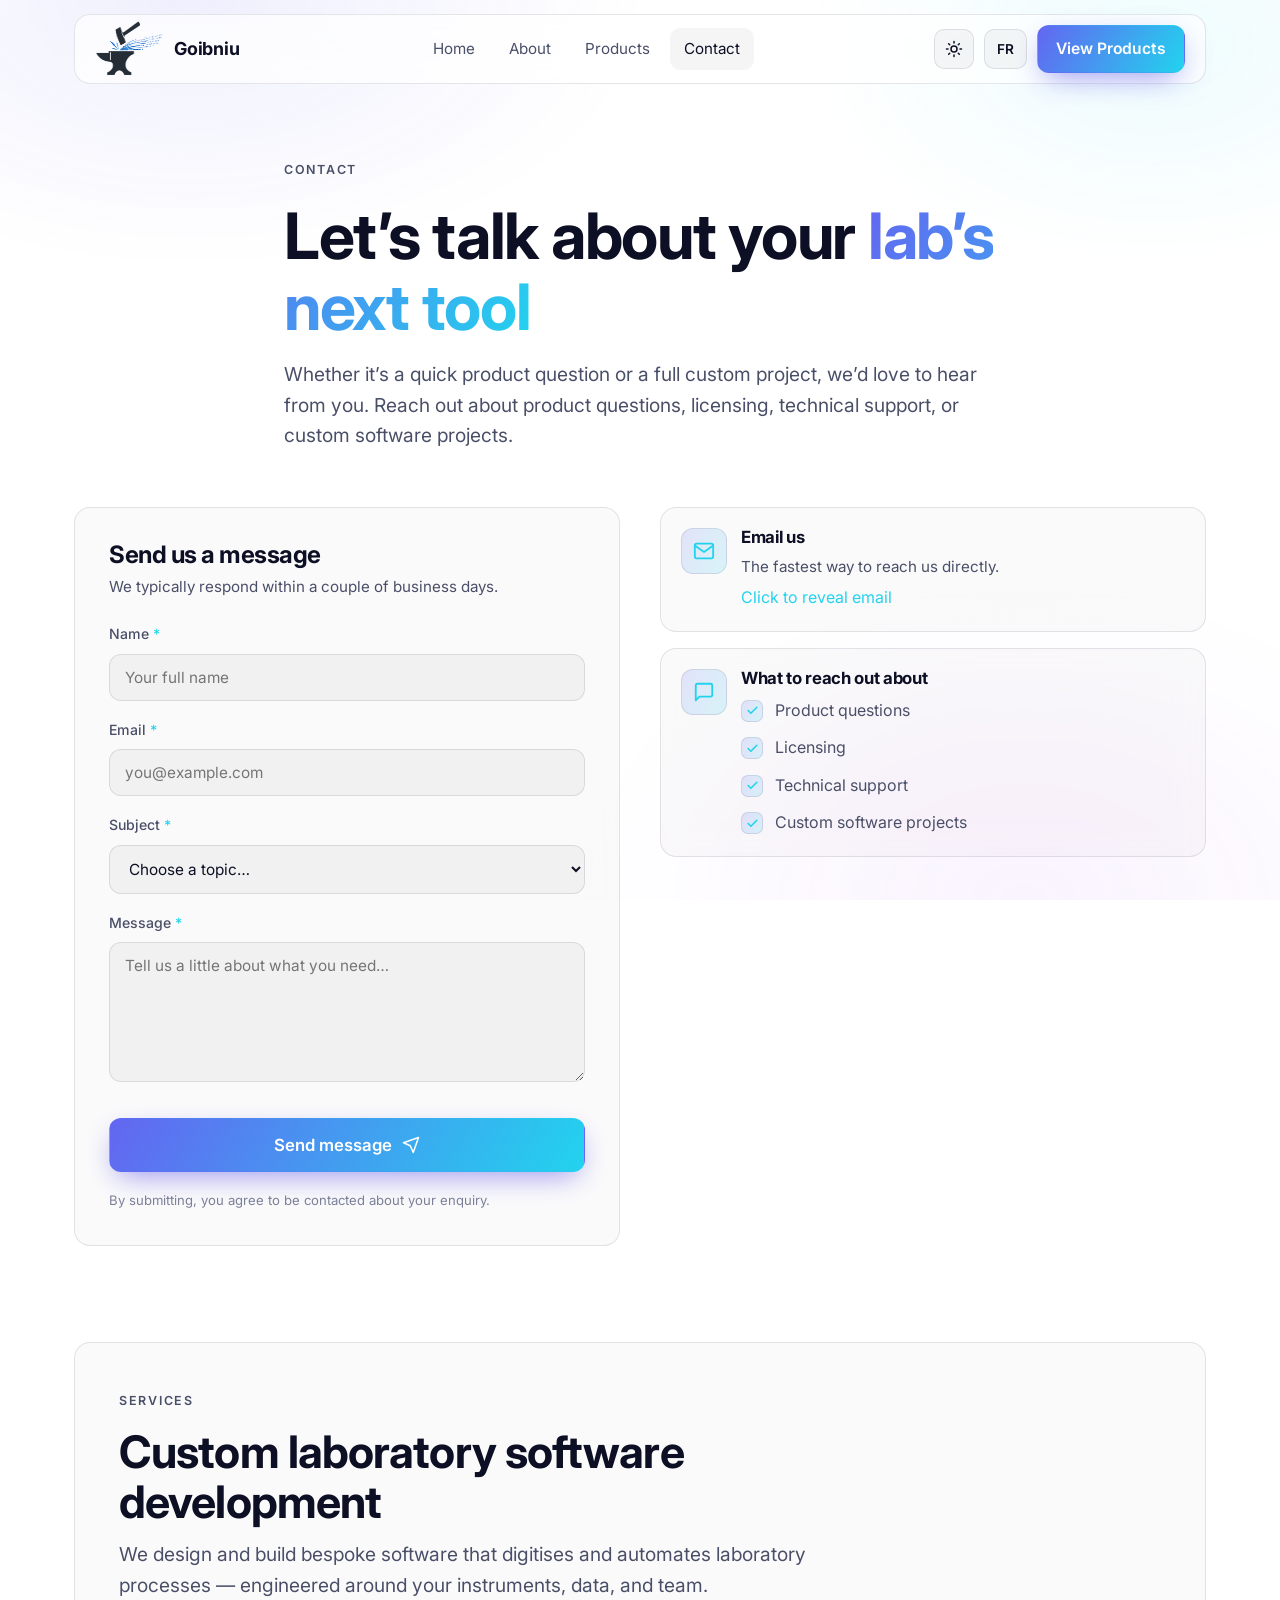
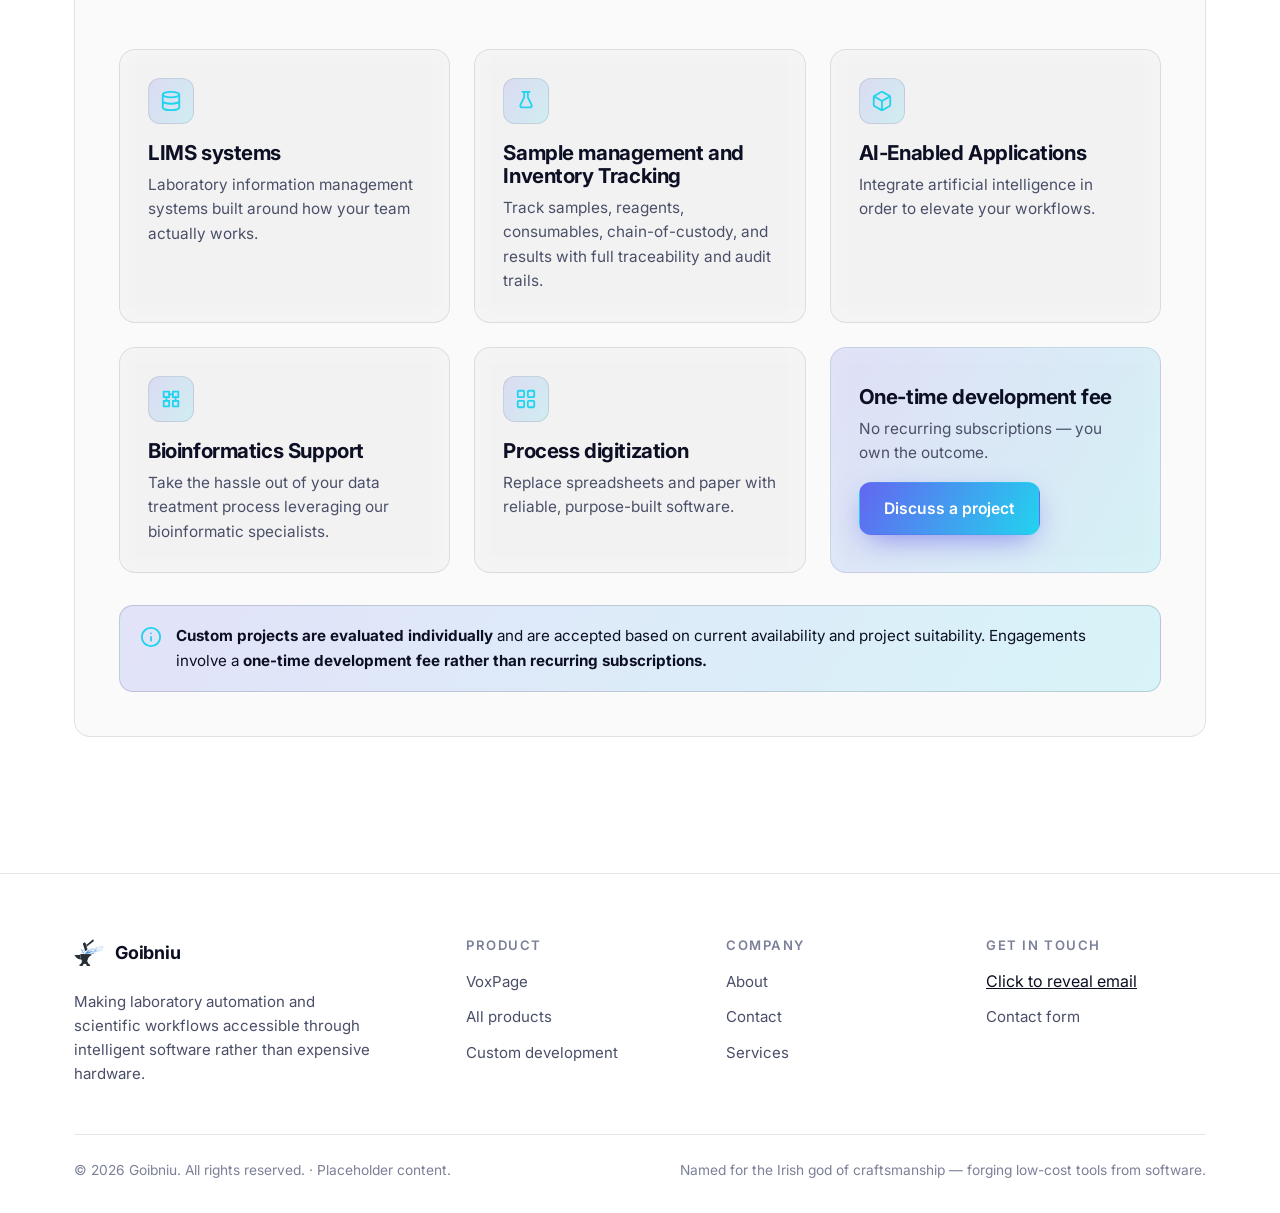
<file: contact.html>
<!DOCTYPE html>
<html lang="en" data-theme="dark">
<head>
  <meta charset="UTF-8" />
  <meta name="viewport" content="width=device-width, initial-scale=1.0" />
  <title>Contact — Goibniu</title>
  <meta name="description" content="Contact Goibniu about product questions, licensing, technical support, or custom laboratory software development. Custom projects are one-time development fees, not subscriptions." />
  <meta name="author" content="Goibniu" />
  <link rel="canonical" href="https://goibniu.example/contact.html" />
  <meta property="og:type" content="website" />
  <meta property="og:title" content="Contact — Goibniu" />
  <meta property="og:description" content="Discuss product questions, licensing, technical support, and custom laboratory software projects." />
  <meta property="og:image" content="assets/img/logo.png" />
  <link rel="icon" type="image/png" href="assets/img/favicon.png" />
  <link rel="preconnect" href="https://fonts.googleapis.com" />
  <link rel="preconnect" href="https://fonts.gstatic.com" crossorigin />
  <link href="https://fonts.googleapis.com/css2?family=Inter:wght@400;500;600;700;800&display=swap" rel="stylesheet" />
  <link rel="stylesheet" href="assets/css/styles.css" />
</head>
<body>
  <!-- ============ HEADER ============ -->
  <header class="nav-wrap">
    <div class="container">
      <nav class="nav" aria-label="Primary">
        <a class="brand" href="index.html" aria-label="Goibniu home">
          <img src="assets/img/logo.png" alt="Goibniu logo" />
          <span>Goibniu</span>
        </a>
        <div class="nav-links">
          <a href="index.html">Home</a>
          <a href="about.html">About</a>
          <a href="products.html">Products</a>
          <a href="contact.html" class="active">Contact</a>
        </div>
        <div class="nav-actions">
          <button class="icon-btn theme-toggle" data-theme-toggle aria-label="Toggle color theme" title="Toggle theme">
            <svg class="moon" viewBox="0 0 24 24" fill="none" stroke="currentColor" stroke-width="2" stroke-linecap="round" stroke-linejoin="round"><path d="M21 12.79A9 9 0 1 1 11.21 3 7 7 0 0 0 21 12.79z"/></svg>
            <svg class="sun" viewBox="0 0 24 24" fill="none" stroke="currentColor" stroke-width="2" stroke-linecap="round" stroke-linejoin="round"><circle cx="12" cy="12" r="4"/><path d="M12 2v2M12 20v2M4.9 4.9l1.4 1.4M17.7 17.7l1.4 1.4M2 12h2M20 12h2M4.9 19.1l1.4-1.4M17.7 6.3l1.4-1.4"/></svg>
          </button>
          <button class="icon-btn" data-lang-toggle aria-label="Passer en français" title="Français" style="width:auto;padding:0 12px;font-weight:600;font-size:.85rem">FR</button>
          <a href="products.html" class="btn btn-primary" style="padding:10px 18px">View Products</a>
          <button class="icon-btn nav-toggle" data-nav-toggle aria-label="Open menu" aria-expanded="false">
            <svg viewBox="0 0 24 24" fill="none" stroke="currentColor" stroke-width="2" stroke-linecap="round"><path d="M3 6h18M3 12h18M3 18h18"/></svg>
          </button>
        </div>
      </nav>
      <div class="mobile-menu" data-mobile-menu>
        <a href="index.html">Home</a>
        <a href="about.html">About</a>
        <a href="products.html">Products</a>
        <a href="contact.html">Contact</a>
      </div>
    </div>
  </header>

  <main>
    <!-- ============ PAGE HERO ============ -->
    <section class="page-hero">
      <div class="container reveal" style="max-width:760px">
        <span class="eyebrow">Contact</span>
        <h1>Let’s talk about your <span class="gradient-text">lab’s next tool</span></h1>
        <p class="lead">Whether it’s a quick product question or a full custom project, we’d love to hear from you. Reach out about product questions, licensing, technical support, or custom software projects.</p>
      </div>
    </section>

    <!-- ============ CONTACT GRID ============ -->
    <section class="section" style="padding-top:32px">
      <div class="container">
        <div class="split" style="align-items:start;gap:40px">
          <!-- Form -->
          <div class="glass reveal" style="padding:34px">
            <h2 style="font-size:1.5rem;margin-bottom:6px">Send us a message</h2>
            <p class="muted" style="margin-bottom:24px;font-size:.95rem">We typically respond within a couple of business days.</p>
            <form class="form-grid" data-contact-form novalidate>
              <input type="hidden" name="access_key" value="51d391f5-1094-491f-82f8-a4ade3b800b3" />
              <input type="checkbox" name="botcheck" style="display:none" tabindex="-1" autocomplete="off" />
              <div class="field">
                <label for="name">Name <span class="req">*</span></label>
                <input id="name" name="name" type="text" placeholder="Your full name" required autocomplete="name" />
              </div>
              <div class="field">
                <label for="email">Email <span class="req">*</span></label>
                <input id="email" name="email" type="email" placeholder="you@example.com" required autocomplete="email" />
              </div>
              <div class="field">
                <label for="subject">Subject <span class="req">*</span></label>
                <select id="subject" name="subject" required>
                  <option value="">Choose a topic…</option>
                  <option>Product question</option>
                  <option>Licensing</option>
                  <option>Technical support</option>
                  <option>Custom software project</option>
                  <option>Other</option>
                </select>
              </div>
              <div class="field">
                <label for="message">Message <span class="req">*</span></label>
                <textarea id="message" name="message" placeholder="Tell us a little about what you need…" required></textarea>
              </div>
              <div class="h-captcha" data-captcha="true"></div>
              <button type="submit" class="btn btn-primary btn-lg btn-block">
                Send message
                <svg viewBox="0 0 24 24" fill="none" stroke="currentColor" stroke-width="2" stroke-linecap="round" stroke-linejoin="round"><path d="m22 2-7 20-4-9-9-4 20-7z"/></svg>
              </button>
              <p class="form-note">By submitting, you agree to be contacted about your enquiry.</p>
              <p class="notice" data-form-status role="status" aria-live="polite" style="display:none;margin-top:4px"></p>
            </form>
          </div>

          <!-- Contact info -->
          <div class="reveal d1">
            <div class="contact-cards">
              <div class="card contact-card">
                <div class="icon"><svg viewBox="0 0 24 24" fill="none" stroke="currentColor" stroke-width="2" stroke-linecap="round" stroke-linejoin="round"><rect x="2" y="4" width="20" height="16" rx="2"/><path d="m22 6-10 7L2 6"/></svg></div>
                <div>
                  <h3 style="font-size:1.05rem">Email us</h3>
                  <p class="muted" style="font-size:.95rem;margin-bottom:6px">The fastest way to reach us directly.</p>
                  <button type="button" data-reveal-email data-eu="goibniu.software" data-ed="gmail.com" style="color:var(--cyan);font-weight:600;background:none;border:none;padding:0;cursor:pointer;font:inherit">Click to reveal email</button>
                </div>
              </div>
              <div class="card contact-card">
                <div class="icon"><svg viewBox="0 0 24 24" fill="none" stroke="currentColor" stroke-width="2" stroke-linecap="round" stroke-linejoin="round"><path d="M21 15a2 2 0 0 1-2 2H7l-4 4V5a2 2 0 0 1 2-2h14a2 2 0 0 1 2 2z"/></svg></div>
                <div>
                  <h3 style="font-size:1.05rem">What to reach out about</h3>
                  <ul class="check-list" style="margin-top:10px">
                    <li><span class="ck"><svg viewBox="0 0 24 24" fill="none" stroke="currentColor" stroke-width="3" stroke-linecap="round" stroke-linejoin="round"><path d="M20 6 9 17l-5-5"/></svg></span> Product questions</li>
                    <li><span class="ck"><svg viewBox="0 0 24 24" fill="none" stroke="currentColor" stroke-width="3" stroke-linecap="round" stroke-linejoin="round"><path d="M20 6 9 17l-5-5"/></svg></span> Licensing</li>
                    <li><span class="ck"><svg viewBox="0 0 24 24" fill="none" stroke="currentColor" stroke-width="3" stroke-linecap="round" stroke-linejoin="round"><path d="M20 6 9 17l-5-5"/></svg></span> Technical support</li>
                    <li><span class="ck"><svg viewBox="0 0 24 24" fill="none" stroke="currentColor" stroke-width="3" stroke-linecap="round" stroke-linejoin="round"><path d="M20 6 9 17l-5-5"/></svg></span> Custom software projects</li>
                  </ul>
                </div>
              </div>
            </div>
          </div>
        </div>
      </div>
    </section>

    <!-- ============ CUSTOM SERVICES SECTION ============ -->
    <section class="section" id="custom" style="padding-top:0">
      <div class="container">
        <div class="glass" style="padding:44px">
          <div class="section-head reveal" style="max-width:720px">
            <span class="eyebrow">Services</span>
            <h2>Custom laboratory software development</h2>
            <p class="lead">We design and build bespoke software that digitises and automates laboratory processes — engineered around your instruments, data, and team.</p>
          </div>

          <div class="grid grid-3 reveal d1">
            <article class="card">
              <div class="icon"><svg viewBox="0 0 24 24" fill="none" stroke="currentColor" stroke-width="2" stroke-linecap="round" stroke-linejoin="round"><ellipse cx="12" cy="5" rx="9" ry="3"/><path d="M3 5v14a9 3 0 0 0 18 0V5M3 12a9 3 0 0 0 18 0"/></svg></div>
              <h3>LIMS systems</h3>
              <p>Laboratory information management systems built around how your team actually works.</p>
            </article>
            <article class="card">
              <div class="icon"><svg viewBox="0 0 24 24" fill="none" stroke="currentColor" stroke-width="2" stroke-linecap="round" stroke-linejoin="round"><path d="M10 2v6l-4 8a2 2 0 0 0 2 3h8a2 2 0 0 0 2-3l-4-8V2M8 2h8"/></svg></div>
              <h3>Sample management and Inventory Tracking</h3>
              <p>Track samples, reagents, consumables, chain-of-custody, and results with full traceability and audit trails.</p>
            </article>
            <article class="card">
              <div class="icon"><svg viewBox="0 0 24 24" fill="none" stroke="currentColor" stroke-width="2" stroke-linecap="round" stroke-linejoin="round"><path d="M21 16V8a2 2 0 0 0-1-1.73l-7-4a2 2 0 0 0-2 0l-7 4A2 2 0 0 0 3 8v8a2 2 0 0 0 1 1.73l7 4a2 2 0 0 0 2 0l7-4A2 2 0 0 0 21 16z"/><path d="M3.3 7 12 12l8.7-5M12 22V12"/></svg></div>
              <h3>AI-Enabled Applications</h3>
              <p>Integrate artificial intelligence in order to elevate your workflows.</p>
            </article>
            <article class="card">
              <div class="icon"><svg viewBox="0 0 24 24" fill="none" stroke="currentColor" stroke-width="2" stroke-linecap="round" stroke-linejoin="round"><path d="M4 4h6v6H4zM14 4h6v6h-6zM14 14h6v6h-6zM4 14h6v6H4z"/><path d="M10 7h4M7 10v4M17 10v4"/></svg></div>
              <h3>Bioinformatics Support</h3>
              <p>Take the hassle out of your data treatment process leveraging our bioinformatic specialists.</p>
            </article>
            <article class="card">
              <div class="icon"><svg viewBox="0 0 24 24" fill="none" stroke="currentColor" stroke-width="2" stroke-linecap="round" stroke-linejoin="round"><rect x="3" y="3" width="7" height="7" rx="1"/><rect x="14" y="3" width="7" height="7" rx="1"/><rect x="14" y="14" width="7" height="7" rx="1"/><rect x="3" y="14" width="7" height="7" rx="1"/></svg></div>
              <h3>Process digitization</h3>
              <p>Replace spreadsheets and paper with reliable, purpose-built software.</p>
            </article>
            <article class="card" style="display:grid;align-content:center;background:var(--brand-grad-soft)">
              <h3 style="margin-bottom:8px">One-time development fee</h3>
              <p class="muted" style="margin-bottom:16px">No recurring subscriptions — you own the outcome.</p>
              <a href="#" data-mailto-link data-eu="damianjmagill" data-ed="gmail.com" data-subject="Custom project enquiry" class="btn btn-primary" style="width:fit-content">Discuss a project</a>
            </article>
          </div>

          <div class="notice reveal" style="margin-top:32px">
            <span class="n-ic"><svg viewBox="0 0 24 24" width="22" height="22" fill="none" stroke="currentColor" stroke-width="2" stroke-linecap="round" stroke-linejoin="round"><circle cx="12" cy="12" r="10"/><path d="M12 16v-4M12 8h.01"/></svg></span>
            <p><strong>Custom projects are evaluated individually</strong> and are accepted based on current availability and project suitability. Engagements involve a <strong>one-time development fee rather than recurring subscriptions.</strong></p>
          </div>
        </div>
      </div>
    </section>
  </main>

  <!-- ============ FOOTER ============ -->
  <footer class="footer">
    <div class="container">
      <div class="footer-grid">
        <div class="f-brand">
          <a class="brand" href="index.html" aria-label="Goibniu home">
            <img src="assets/img/logo.png" alt="Goibniu logo" style="width:30px;height:30px" />
            <span>Goibniu</span>
          </a>
          <p>Making laboratory automation and scientific workflows accessible through intelligent software rather than expensive hardware.</p>
        </div>
        <div>
          <h4>Product</h4>
          <ul>
            <li><a href="products.html#audiobook-maker">VoxPage</a></li>
            <li><a href="products.html">All products</a></li>
            <li><a href="contact.html#custom">Custom development</a></li>
          </ul>
        </div>
        <div>
          <h4>Company</h4>
          <ul>
            <li><a href="about.html">About</a></li>
            <li><a href="contact.html">Contact</a></li>
            <li><a href="contact.html#custom">Services</a></li>
          </ul>
        </div>
        <div>
          <h4>Get in touch</h4>
          <ul>
            <li><button type="button" data-reveal-email data-eu="goibniu.software" data-ed="gmail.com" style="background:none;border:none;padding:0;cursor:pointer;font:inherit;color:inherit;text-decoration:underline">Click to reveal email</button></li>
            <li><a href="contact.html">Contact form</a></li>
          </ul>
        </div>
      </div>
      <div class="footer-bottom">
        <span>© <span data-year>2026</span> Goibniu. All rights reserved. <span class="faint">· Placeholder content.</span></span>
        <span class="faint">Named for the Irish god of craftsmanship — forging low-cost tools from software.</span>
      </div>
    </div>
  </footer>

  <script src="assets/js/main.js"></script>
  <script src= "assets/js/i18n.fr.js"></script>
  <script src="assets/js/i18n.js"></script>
  <script src="https://web3forms.com/client/script.js" async defer></script> <!-- captcha -->
</body>
</html>
</file>
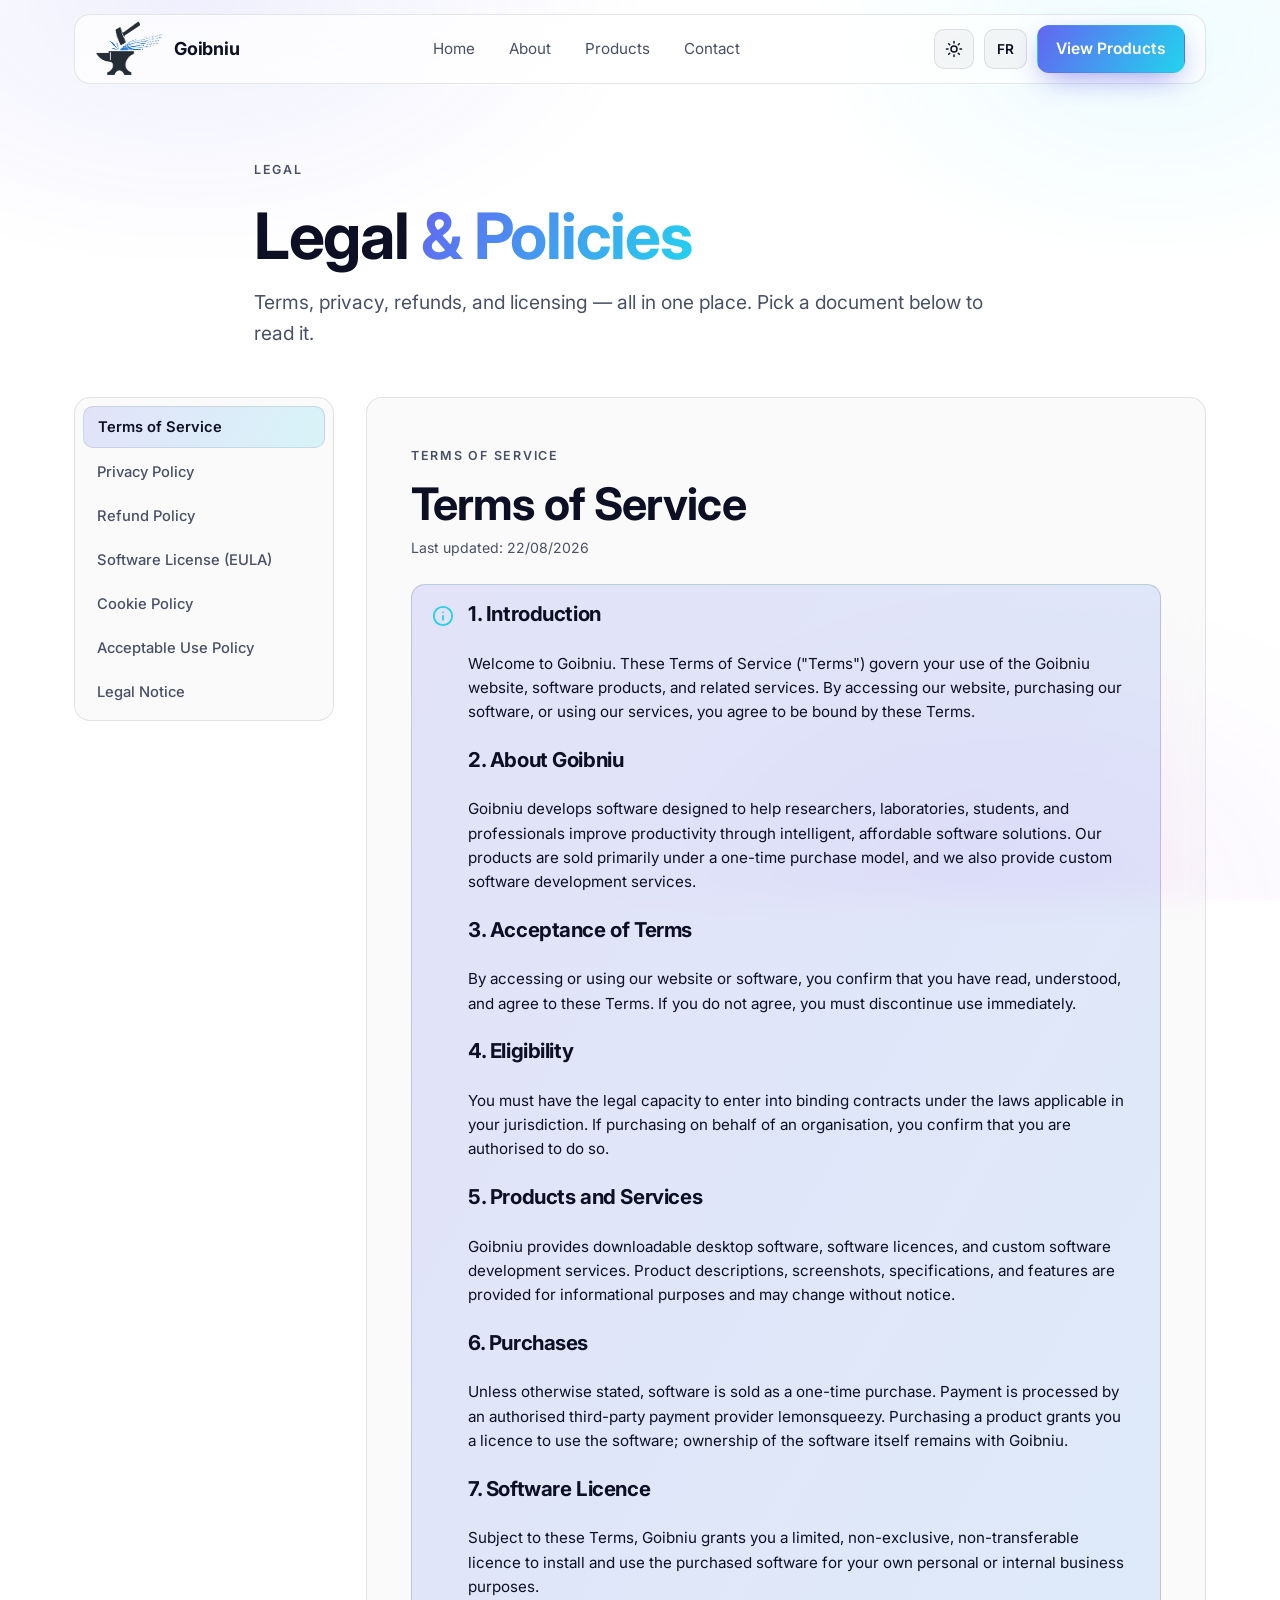
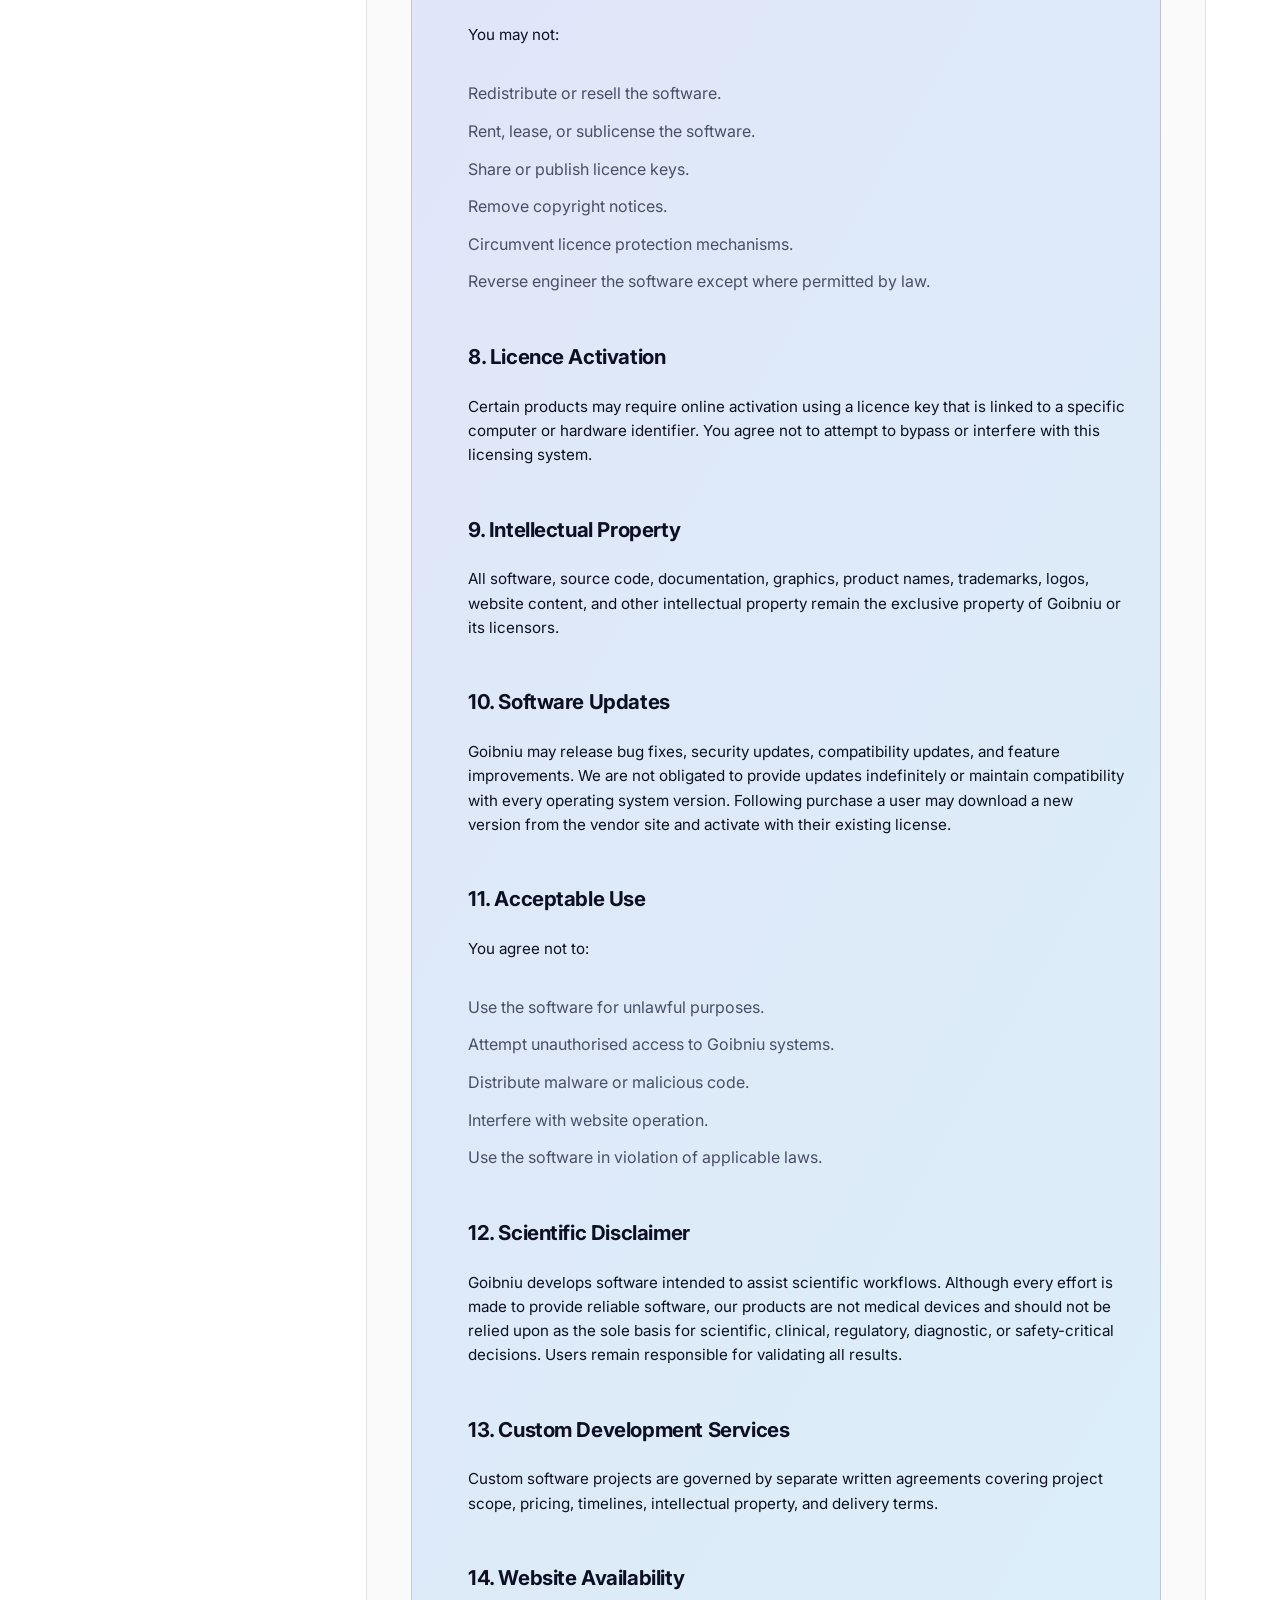
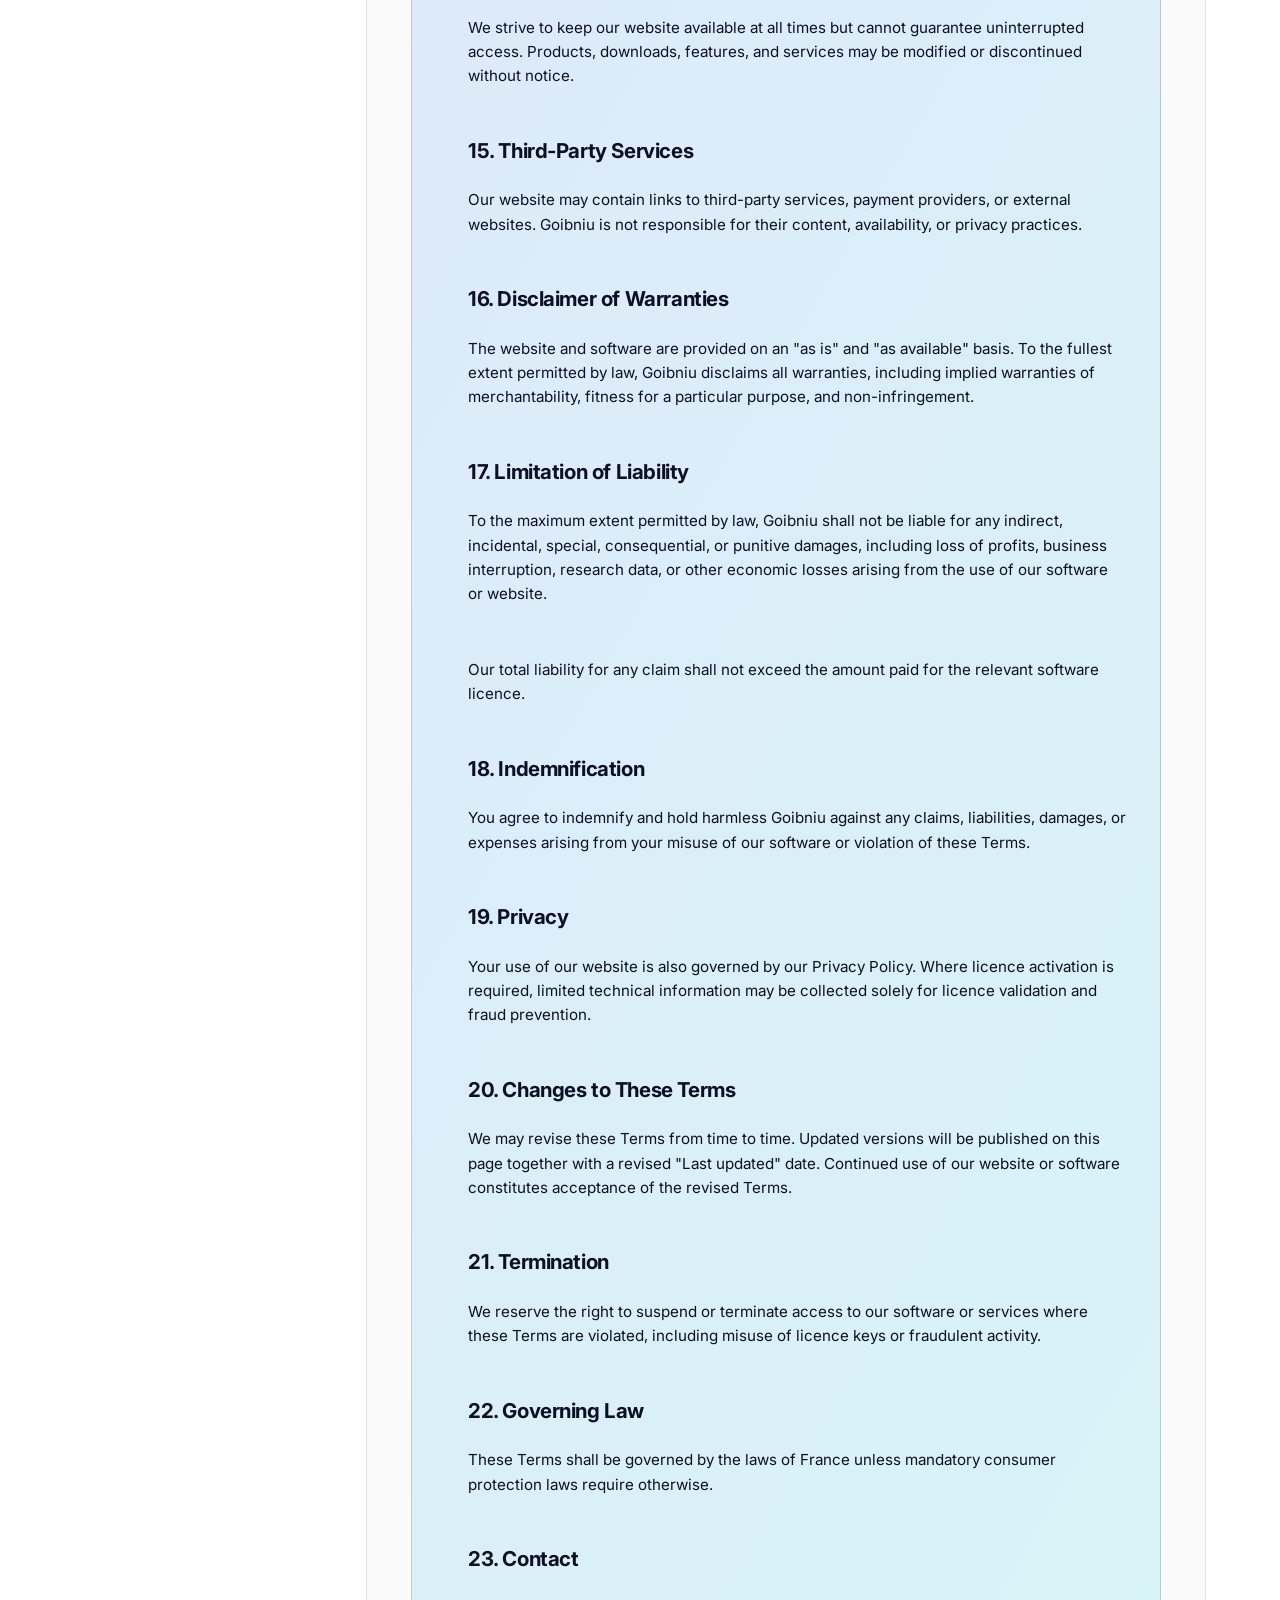
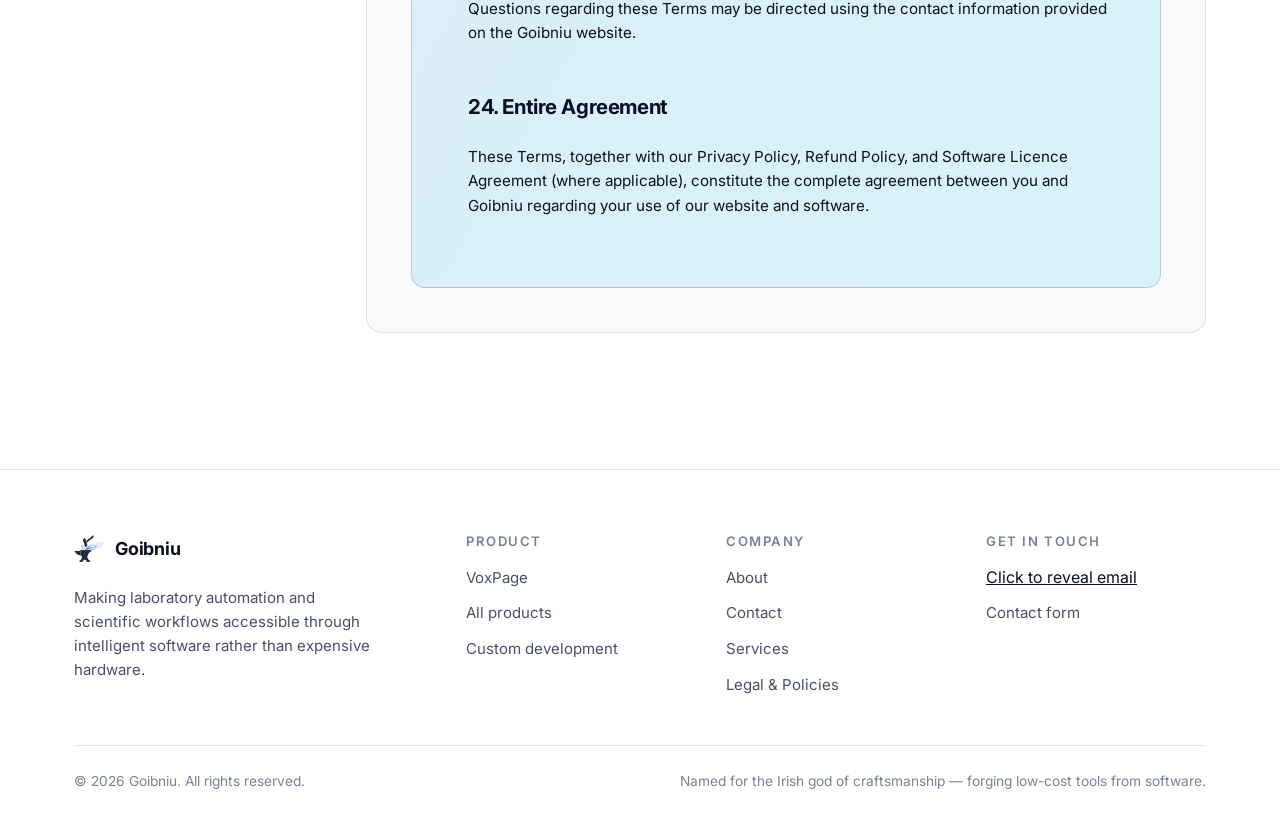
<file: legal.html>
<!DOCTYPE html>
<html lang="en" data-theme="dark">
<head>
  <meta charset="UTF-8" />
  <meta name="viewport" content="width=device-width, initial-scale=1.0" />
  <title>Legal &amp; Policies — Goibniu</title>
  <meta name="description" content="Terms of service, privacy policy, refund policy, and other legal documents for Goibniu." />
  <meta name="author" content="Goibniu" />
  <link rel="canonical" href="https://goibniu.example/legal.html" />
  <meta property="og:type" content="website" />
  <meta property="og:title" content="Legal &amp; Policies — Goibniu" />
  <meta property="og:description" content="Terms of service, privacy policy, refund policy, and other legal documents for Goibniu." />
  <meta property="og:image" content="assets/img/logo.png" />
  <link rel="icon" type="image/png" href="assets/img/favicon.png" />
  <link rel="preconnect" href="https://fonts.googleapis.com" />
  <link rel="preconnect" href="https://fonts.gstatic.com" crossorigin />
  <link href="https://fonts.googleapis.com/css2?family=Inter:wght@400;500;600;700;800&display=swap" rel="stylesheet" />
  <link rel="stylesheet" href="assets/css/styles.css" />
</head>
<body>
  <!-- ============ HEADER ============ -->
  <header class="nav-wrap">
    <div class="container">
      <nav class="nav" aria-label="Primary">
        <a class="brand" href="index.html" aria-label="Goibniu home">
          <img src="assets/img/logo.png" alt="Goibniu logo" />
          <span>Goibniu</span>
        </a>
        <div class="nav-links">
          <a href="index.html">Home</a>
          <a href="about.html">About</a>
          <a href="products.html">Products</a>
          <a href="contact.html">Contact</a>
        </div>
        <div class="nav-actions">
          <button class="icon-btn theme-toggle" data-theme-toggle aria-label="Toggle color theme" title="Toggle theme">
            <svg class="moon" viewBox="0 0 24 24" fill="none" stroke="currentColor" stroke-width="2" stroke-linecap="round" stroke-linejoin="round"><path d="M21 12.79A9 9 0 1 1 11.21 3 7 7 0 0 0 21 12.79z"/></svg>
            <svg class="sun" viewBox="0 0 24 24" fill="none" stroke="currentColor" stroke-width="2" stroke-linecap="round" stroke-linejoin="round"><circle cx="12" cy="12" r="4"/><path d="M12 2v2M12 20v2M4.9 4.9l1.4 1.4M17.7 17.7l1.4 1.4M2 12h2M20 12h2M4.9 19.1l1.4-1.4M17.7 6.3l1.4-1.4"/></svg>
          </button>
          <button class="icon-btn" data-lang-toggle aria-label="Passer en français" title="Français" style="width:auto;padding:0 12px;font-weight:600;font-size:.85rem">FR</button>
          <a href="products.html" class="btn btn-primary" style="padding:10px 18px">View Products</a>
          <button class="icon-btn nav-toggle" data-nav-toggle aria-label="Open menu" aria-expanded="false">
            <svg viewBox="0 0 24 24" fill="none" stroke="currentColor" stroke-width="2" stroke-linecap="round"><path d="M3 6h18M3 12h18M3 18h18"/></svg>
          </button>
        </div>
      </nav>
      <div class="mobile-menu" data-mobile-menu>
        <a href="index.html">Home</a>
        <a href="about.html">About</a>
        <a href="products.html">Products</a>
        <a href="contact.html">Contact</a>
      </div>
    </div>
  </header>

  <main>
    <!-- ============ PAGE HERO ============ -->
    <section class="page-hero">
      <div class="container reveal" style="max-width:820px">
        <span class="eyebrow">Legal</span>
        <h1>Legal <span class="gradient-text">&amp; Policies</span></h1>
        <p class="lead">Terms, privacy, refunds, and licensing — all in one place. Pick a document below to read it.</p>
      </div>
    </section>

    <!-- ============ LEGAL DOCUMENTS ============ -->
    <section class="section" style="padding-top:24px">
      <div class="container">
        <div class="legal-layout">
          <!-- Document picker -->
          <nav class="legal-nav" data-legal-nav role="tablist" aria-label="Legal documents" aria-orientation="vertical">
            <button type="button" class="legal-nav-item" role="tab" data-legal-target="terms" aria-selected="true" aria-controls="doc-terms" id="tab-terms">
              <span>Terms of Service</span>
            </button>
            <button type="button" class="legal-nav-item" role="tab" data-legal-target="privacy" aria-selected="false" aria-controls="doc-privacy" id="tab-privacy">
              <span>Privacy Policy</span>
            </button>
            <button type="button" class="legal-nav-item" role="tab" data-legal-target="refunds" aria-selected="false" aria-controls="doc-refunds" id="tab-refunds">
              <span>Refund Policy</span>
            </button>
            <button type="button" class="legal-nav-item" role="tab" data-legal-target="license" aria-selected="false" aria-controls="doc-license" id="tab-license">
              <span>Software License (EULA)</span>
            </button>
            <button type="button" class="legal-nav-item" role="tab" data-legal-target="cookies" aria-selected="false" aria-controls="doc-cookies" id="tab-cookies">
              <span>Cookie Policy</span>
            </button>
            <button type="button" class="legal-nav-item" role="tab" data-legal-target="acceptable-use" aria-selected="false" aria-controls="doc-acceptable-use" id="tab-acceptable-use">
              <span>Acceptable Use Policy</span>
            </button>
            <button type="button" class="legal-nav-item" role="tab" data-legal-target="legal-notice" aria-selected="false" aria-controls="doc-legal-notice" id="tab-legal-notice">
            <span>Legal Notice</span>
            </button>
          </nav>

          <!-- Document content -->
          <div class="legal-content glass">
            <div class="legal-doc active" id="doc-terms" data-legal-doc="terms" role="tabpanel" aria-labelledby="tab-terms">
              <span class="eyebrow">Terms of Service</span>
              <h2>Terms of Service</h2>
              <p class="legal-meta muted">Last updated: 22/08/2026 </p>
              <div class="notice">
                <span class="n-ic"><svg viewBox="0 0 24 24" width="22" height="22" fill="none" stroke="currentColor" stroke-width="2" stroke-linecap="round" stroke-linejoin="round"><circle cx="12" cy="12" r="10"/><path d="M12 16v-4M12 8h.01"/></svg></span>
                    <div class="legal-doc active" id="doc-terms" data-legal-doc="terms" role="tabpanel" aria-labelledby="tab-terms">
                    <h3>1. Introduction</h3>
                    <br>
                    <p>
                      Welcome to Goibniu. These Terms of Service ("Terms") govern your use of the
                      Goibniu website, software products, and related services. By accessing our
                      website, purchasing our software, or using our services, you agree to be
                      bound by these Terms. 
                      <br><br>
                    </p>

                    <h3>2. About Goibniu</h3>
                    <br>
                    <p>
                      Goibniu develops software designed to help researchers, laboratories,
                      students, and professionals improve productivity through intelligent,
                      affordable software solutions. Our products are sold primarily under a
                      one-time purchase model, and we also provide custom software development
                      services.
                      <br><br>
                    </p>

                    <h3>3. Acceptance of Terms</h3>
                    <br>
                    <p>
                      By accessing or using our website or software, you confirm that you have
                      read, understood, and agree to these Terms. If you do not agree, you must
                      discontinue use immediately.
                      <br><br>
                    </p>

                    <h3>4. Eligibility</h3>
                    <br>
                    <p>
                      You must have the legal capacity to enter into binding contracts under the
                      laws applicable in your jurisdiction. If purchasing on behalf of an
                      organisation, you confirm that you are authorised to do so.
                      <br><br>
                    </p>

                    <h3>5. Products and Services</h3>
                    <br>
                    <p>
                      Goibniu provides downloadable desktop software, software licences, and
                      custom software development services. Product descriptions, screenshots,
                      specifications, and features are provided for informational purposes and
                      may change without notice.
                      <br><br>
                    </p>

                    <h3>6. Purchases</h3>
                    <br>
                    <p>
                      Unless otherwise stated, software is sold as a one-time purchase. Payment
                      is processed by an authorised third-party payment provider lemonsqueezy. Purchasing a
                      product grants you a licence to use the software; ownership of the software
                      itself remains with Goibniu.
                      <br><br>
                    </p>

                    <h3>7. Software Licence</h3>
                    <br>
                    <p>
                      Subject to these Terms, Goibniu grants you a limited,
                      non-exclusive, non-transferable licence to install and use the purchased
                      software for your own personal or internal business purposes.
                      <br><br>
                    </p>

                    <p>You may not:</p>
                    <br>
                    <ul class="check-list">
                      <li>Redistribute or resell the software.</li>
                      <li>Rent, lease, or sublicense the software.</li>
                      <li>Share or publish licence keys.</li>
                      <li>Remove copyright notices.</li>
                      <li>Circumvent licence protection mechanisms.</li>
                      <li>Reverse engineer the software except where permitted by law.</li>
                    </ul>
                    <br><br>

                    <h3>8. Licence Activation</h3>
                    <br>
                    <p>
                      Certain products may require online activation using a licence key that is
                      linked to a specific computer or hardware identifier. You agree not to
                      attempt to bypass or interfere with this licensing system.
                    </p>
                    <br><br>

                    <h3>9. Intellectual Property</h3>
                    <br>
                    <p>
                      All software, source code, documentation, graphics, product names,
                      trademarks, logos, website content, and other intellectual property remain
                      the exclusive property of Goibniu or its licensors.
                    </p>
                    <br><br>

                    <h3>10. Software Updates</h3>
                    <br>
                    <p>
                      Goibniu may release bug fixes, security updates, compatibility updates, and
                      feature improvements. We are not obligated to provide updates indefinitely
                      or maintain compatibility with every operating system version. Following purchase
                      a user may download a new version from the vendor site and activate with their 
                      existing license.
                    </p>
                    <br><br>

                    <h3>11. Acceptable Use</h3>
                    <br>
                    <p>You agree not to:</p>
                    <br>
                    <ul class="check-list">

                      <li>Use the software for unlawful purposes.</li>
                      <li>Attempt unauthorised access to Goibniu systems.</li>
                      <li>Distribute malware or malicious code.</li>
                      <li>Interfere with website operation.</li>
                      <li>Use the software in violation of applicable laws.</li>

                    </ul>
                    <br><br>

                    <h3>12. Scientific Disclaimer</h3>
                    <br>
                    <p>
                      Goibniu develops software intended to assist scientific workflows.
                      Although every effort is made to provide reliable software, our products are
                      not medical devices and should not be relied upon as the sole basis for
                      scientific, clinical, regulatory, diagnostic, or safety-critical decisions.
                      Users remain responsible for validating all results.
                    </p>
                    <br><br>

                    <h3>13. Custom Development Services</h3>
                    <br>
                    <p>
                      Custom software projects are governed by separate written agreements
                      covering project scope, pricing, timelines, intellectual property, and
                      delivery terms.
                    </p>
                    <br><br>

                    <h3>14. Website Availability</h3>
                    <br>
                    <p>
                      We strive to keep our website available at all times but cannot guarantee
                      uninterrupted access. Products, downloads, features, and services may be
                      modified or discontinued without notice.
                    </p>
                    <br><br>

                    <h3>15. Third-Party Services</h3>
                    <br>
                    <p>
                      Our website may contain links to third-party services, payment providers,
                      or external websites. Goibniu is not responsible for their content,
                      availability, or privacy practices.
                    </p>
                    <br><br>

                    <h3>16. Disclaimer of Warranties</h3>
                    <br>
                    <p>
                      The website and software are provided on an "as is" and "as available"
                      basis. To the fullest extent permitted by law, Goibniu disclaims all
                      warranties, including implied warranties of merchantability, fitness for a
                      particular purpose, and non-infringement.
                    </p>
                    <br><br>

                    <h3>17. Limitation of Liability</h3>
                    <br>
                    <p>
                      To the maximum extent permitted by law, Goibniu shall not be liable for any
                      indirect, incidental, special, consequential, or punitive damages,
                      including loss of profits, business interruption, research data, or other
                      economic losses arising from the use of our software or website.
                    </p>
                    <br><br>

                    <p>
                      Our total liability for any claim shall not exceed the amount paid for the
                      relevant software licence.
                    </p>
                    <br><br>

                    <h3>18. Indemnification</h3>
                    <br>
                    <p>
                      You agree to indemnify and hold harmless Goibniu against any claims,
                      liabilities, damages, or expenses arising from your misuse of our software
                      or violation of these Terms.
                    </p>
                    <br><br>

                    <h3>19. Privacy</h3>
                    <br>
                    <p>
                      Your use of our website is also governed by our Privacy Policy. Where
                      licence activation is required, limited technical information may be
                      collected solely for licence validation and fraud prevention.
                    </p>
                    <br><br>

                    <h3>20. Changes to These Terms</h3>
                    <br>
                    <p>
                      We may revise these Terms from time to time. Updated versions will be
                      published on this page together with a revised "Last updated" date.
                      Continued use of our website or software constitutes acceptance of the
                      revised Terms.
                    </p>
                    <br><br>

                    <h3>21. Termination</h3>
                    <br>
                    <p>
                      We reserve the right to suspend or terminate access to our software or
                      services where these Terms are violated, including misuse of licence keys
                      or fraudulent activity.
                    </p>
                    <br><br>

                    <h3>22. Governing Law</h3>
                    <br>
                    <p>
                      These Terms shall be governed by the laws of France unless mandatory
                      consumer protection laws require otherwise.
                    </p>
                    <br><br>

                    <h3>23. Contact</h3>
                    <br>
                    <p>
                      Questions regarding these Terms may be directed using the contact
                      information provided on the Goibniu website.
                    </p>
                    <br><br>

                    <h3>24. Entire Agreement</h3>
                    <br>
                    <p>
                      These Terms, together with our Privacy Policy, Refund Policy, and Software
                      Licence Agreement (where applicable), constitute the complete agreement
                      between you and Goibniu regarding your use of our website and software.
                    </p>
                    <br><br>

                  </div>
                </p>
              </div>
            </div>
            <div class="legal-doc" id="doc-privacy" data-legal-doc="privacy" role="tabpanel" aria-labelledby="tab-privacy" hidden>
              <span class="eyebrow">Privacy Policy</span>
              <h2>Privacy Policy</h2>
              <p class="legal-meta muted">Last updated: 22/08/2026</p>
              <div class="notice">
                <span class="n-ic"><svg viewBox="0 0 24 24" width="22" height="22" fill="none" stroke="currentColor" stroke-width="2" stroke-linecap="round" stroke-linejoin="round"><circle cx="12" cy="12" r="10"/><path d="M12 16v-4M12 8h.01"/></svg></span>
                <div class="legal-doc" id="doc-privacy" data-legal-doc="privacy" role="tabpanel" aria-labelledby="tab-privacy" hidden>
                  <p>
                    At Goibniu, we respect your privacy and are committed to protecting your
                    personal information. This Privacy Policy explains what information we
                    collect, how we use it, and the choices available to you.
                </p>
                <br>
                <h3>Information We Collect</h3>
                <br>
                <p>Depending on how you use our website or software, we may collect:</p>
                <br>
                <ul>
                    <li>Your name and email address if you contact us.</li>
                    <li>Payment information processed securely by our payment provider (we do not store card details).</li>
                    <li>Basic licence activation information, such as a licence key and device identifier.</li>
                    <li>Technical information such as software version, operating system, and error reports (where applicable).</li>
                </ul>
                <br>
                <h3>How We Use Your Information</h3>
                <br>
                <p>Your information is used solely to:</p>
                <br>
                <ul>
                    <li>Provide and support our software.</li>
                    <li>Process purchases and licence activations.</li>
                    <li>Respond to enquiries and customer support requests.</li>
                    <li>Improve our products and fix technical issues.</li>
                    <li>Prevent fraud and misuse of software licences.</li>
                </ul>
                <br>
                <h3>Information Sharing</h3>
                <br>
                <p>
                    We do not sell or rent your personal information. Information may be
                    shared only with trusted service providers, such as payment processors,
                    where necessary to provide our services or where required by law.
                </p>
                <br>
                <h3>Data Security</h3>
                <br>
                <p>
                    We take reasonable technical and organisational measures to protect your
                    information against unauthorised access, alteration, disclosure, or
                    destruction.
                </p>
                <br>
                <h3>Your Rights</h3>
                <br>
                <p>
                    If you are located in the European Economic Area or the United Kingdom,
                    you may have the right to access, correct, delete, or restrict the
                    processing of your personal information. You may also object to certain
                    processing activities or request a copy of your data where applicable.
                </p>
                <br>
                <h3>Cookies</h3>
                <br>
                <p>
                    Our website may use essential cookies required for normal operation.
                    Additional cookies may be used to improve the website experience. See
                    our Cookie Policy for further information.
                </p>
                <br>
                <h3>Changes to This Policy</h3>
                <br>
                <p>
                    We may update this Privacy Policy from time to time. Any changes will be
                    published on this page together with the revised "Last updated" date.
                </p>
                <br>
                <h3>Contact</h3>
                <br>
                <p>
                    If you have any questions about this Privacy Policy or how your
                    information is handled, please contact us using the details provided on
                    the Goibniu website.
                </p>
                <br>
              </div>
              </div>
            </div>

            <div class="legal-doc" id="doc-refunds" data-legal-doc="refunds" role="tabpanel" aria-labelledby="tab-refunds" hidden>
              <span class="eyebrow">Refund Policy</span>
              <h2>Refund Policy</h2>
              <p class="legal-meta muted">Last updated: 22/08/2026</p>
              <div class="notice">
                <span class="n-ic"><svg viewBox="0 0 24 24" width="22" height="22" fill="none" stroke="currentColor" stroke-width="2" stroke-linecap="round" stroke-linejoin="round"><circle cx="12" cy="12" r="10"/><path d="M12 16v-4M12 8h.01"/></svg></span>
                <div class="legal-doc" id="doc-refunds" data-legal-doc="refunds" role="tabpanel" aria-labelledby="tab-refunds" hidden>
                    <p>
                        Goibniu software is supplied as downloadable digital content and is
                        licensed to the purchaser's device upon activation.
                    </p>
                    <br>
                    <h3>Digital Products</h3>
                    <br>
                    <p>
                        By downloading or activating the software, you acknowledge that
                        delivery of the digital product has begun. Refunds are requestable
                        via the vendor Lemonsqueezy within a 30 day period from purchase.
                        This will result in license inactivation.
                    </p>
                    <br>
                    <h3>Technical Issues</h3>
                    <br>
                    <p>
                        If you experience a genuine technical problem that prevents the
                        software from functioning as described, please contact us. We will
                        make reasonable efforts to resolve the issue through updates,
                        configuration assistance, or replacement licence activation where
                        appropriate. Bug fixes and new versions are available on a lifetime
                        basis to customers.
                    </p>
                    <br>
                    <h3>Contact</h3>
                    <br>
                    <p>
                        If you believe you are entitled to a refund, please contact us before
                        initiating a payment dispute so we can review your request.
                    </p>
                    <br>
                </div>
              </div>
            </div>

            <div class="legal-doc" id="doc-license" data-legal-doc="license" role="tabpanel" aria-labelledby="tab-license" hidden>
              <span class="eyebrow">Software License</span>
              <h2>Software License Agreement (EULA)</h2>
              <p class="legal-meta muted">Last updated: 22/08/2026</p>
              <div class="notice">
                <span class="n-ic"><svg viewBox="0 0 24 24" width="22" height="22" fill="none" stroke="currentColor" stroke-width="2" stroke-linecap="round" stroke-linejoin="round"><circle cx="12" cy="12" r="10"/><path d="M12 16v-4M12 8h.01"/></svg></span>
                <div class="legal-doc" id="doc-license" data-legal-doc="license" role="tabpanel" aria-labelledby="tab-license" hidden>

                    <p>
                        This End User Licence Agreement ("Agreement") governs your use of
                        software developed by Goibniu. By installing or using the software,
                        you agree to the terms below.
                    </p>
                    <br>
                    <h3>Licence Grant</h3>
                    <br>
                    <p>
                        Subject to this Agreement, Goibniu grants you a personal,
                        non-exclusive, non-transferable licence to install and use the
                        software on the computer for which it has been licensed.
                    </p>
                    <br>
                    <h3>Lifetime Licence</h3>
                    <br>
                    <p>
                        Your licence is perpetual. Once purchased, you may continue using the
                        licensed version of the software indefinitely without any recurring
                        subscription or renewal fees.
                    </p>
                    <br>
                    <h3>Future Software Versions</h3>
                    <br>
                    <p>
                        Customers who have purchased a valid licence are entitled to request
                        the latest available version of the software at no additional cost.
                        To verify eligibility, you may be asked to provide:
                    </p>
                    <br>
                    <ul>
                        <li>Your original licence key.</li>
                        <li>Your original transaction, receipt, or order ID.</li>
                    </ul>
                    <br>
                    <p>
                        Goibniu reserves the right to verify purchase records before issuing
                        updated licence files or download links.
                    </p>
                    <br>
                    <h3>Licence Activation</h3>
                    <br>
                    <p>
                        Software licences are linked to a specific computer or hardware
                        identifier to help prevent unauthorised copying and distribution.
                    </p>
                    <br>
                    <p>
                        If you replace your computer or experience hardware failure, you may
                        request a replacement licence activation. Requests are assessed
                        individually and may require proof of purchase.
                    </p>
                    <br>
                    <h3>Restrictions</h3>
                    <br>
                    <p>You may not:</p>
                    <br>
                    <ul>
                        <li>Share or distribute your licence key.</li>
                        <li>Sell, rent, lease, or sublicense the software.</li>
                        <li>Reverse engineer, decompile, or modify the software except where permitted by applicable law.</li>
                        <li>Attempt to bypass or disable the licensing system.</li>
                        <li>Use the software in violation of applicable laws.</li>
                    </ul>
                    <br>
                    <h3>Ownership</h3>
                    <br>
                    <p>
                        The software is licensed, not sold. All copyrights, trademarks,
                        source code, documentation, and intellectual property remain the
                        exclusive property of Goibniu.
                    </p>
                    <br>
                    <h3>Updates</h3>
                    <br>  
                    <p>
                        Goibniu may provide bug fixes, security updates, compatibility
                        improvements, and new features. While every effort is made to continue
                        supporting the software, updates are provided at Goibniu's discretion.
                    </p>
                    <br>
                    <h3>Warranty Disclaimer</h3>
                    <br>
                    <p>
                        The software is provided "as is" without warranties of any kind,
                        except where such warranties cannot be excluded by applicable law.
                    </p>
                    <br>
                    <h3>Limitation of Liability</h3>
                    <br>
                    <p>
                        To the fullest extent permitted by law, Goibniu shall not be liable
                        for any indirect, incidental, or consequential damages arising from
                        the use of the software. Total liability shall not exceed the amount
                        originally paid for the software licence.
                    </p>
                    <br>
                    <h3>Termination</h3>

                    <p>
                        This licence automatically terminates if you materially breach this
                        Agreement. Upon termination, you must cease using the software and
                        destroy all copies in your possession.
                    </p>
                    <br>
                    <h3>Contact</h3>
                    <br>
                    <p>
                        Questions regarding this Agreement may be directed using the contact
                        information provided on the Goibniu website.
                    </p>

                </div>
              </div>
            </div>

            <div class="legal-doc" id="doc-cookies" data-legal-doc="cookies" role="tabpanel" aria-labelledby="tab-cookies" hidden>
              <span class="eyebrow">Cookie Policy</span>
              <h2>Cookie Policy</h2>
              <p class="legal-meta muted">Last updated: 22/08/2026</p>
              <div class="notice">
                <span class="n-ic"><svg viewBox="0 0 24 24" width="22" height="22" fill="none" stroke="currentColor" stroke-width="2" stroke-linecap="round" stroke-linejoin="round"><circle cx="12" cy="12" r="10"/><path d="M12 16v-4M12 8h.01"/></svg></span>
                <div class="legal-doc" id="doc-cookies" data-legal-doc="cookies" role="tabpanel" aria-labelledby="tab-cookies" hidden>
                    <p>
                        This Cookie Policy explains how Goibniu uses cookies and similar
                        technologies when you visit our website.
                    </p>
                    <br>
                    <h3>What Are Cookies?</h3>
                    <br>
                    <p>
                        Cookies are small text files stored on your device that help websites
                        function correctly and improve the user experience.
                    </p>
                    <br>
                    <h3>How We Use Cookies</h3>
                    <br>
                    <p>We use cookies only where necessary to:</p>
                    <br>
                    <ul>
                        <li>Remember website preferences, such as your selected theme.</li>
                        <li>Maintain essential website functionality.</li>
                        <li>Improve website performance and reliability.</li>
                    </ul>
                    <br>
                    <h3>Third-Party Cookies</h3>
                    <br>
                    <p>
                        We do not currently use advertising or marketing cookies. If third-party
                        services are introduced in the future (such as analytics or payment
                        providers), they may set their own cookies in accordance with their
                        respective privacy policies.
                    </p>
                    <br>
                    <h3>Managing Cookies</h3>
                    <br>
                    <p>
                        Most web browsers allow you to control or disable cookies through their
                        settings. Please note that disabling essential cookies may affect the
                        functionality of certain parts of this website.
                    </p>
                    <br>
                    <h3>Changes to This Policy</h3>
                    <br>
                    <p>
                        We may update this Cookie Policy from time to time. Any changes will be
                        published on this page together with the revised "Last updated" date.
                    </p>

                </div>
              </div>
            </div>

            <div class="legal-doc" id="doc-acceptable-use" data-legal-doc="acceptable-use" role="tabpanel" aria-labelledby="tab-acceptable-use" hidden>
              <span class="eyebrow">Acceptable Use</span>
              <h2>Acceptable Use Policy</h2>
              <p class="legal-meta muted">Last updated: 22/08/2026</p>
              <div class="notice">
                <span class="n-ic"><svg viewBox="0 0 24 24" width="22" height="22" fill="none" stroke="currentColor" stroke-width="2" stroke-linecap="round" stroke-linejoin="round"><circle cx="12" cy="12" r="10"/><path d="M12 16v-4M12 8h.01"/></svg></span>
                <div class="legal-doc" id="doc-acceptable-use" data-legal-doc="acceptable-use" role="tabpanel" aria-labelledby="tab-acceptable-use" hidden>
                  <p>
                      This Acceptable Use Policy outlines the standards expected when using
                      the Goibniu website, software, and related services. By using our
                      products, you agree to comply with this policy.
                  </p>
                  <br>
                  <h3>Permitted Use</h3>
                  <br>
                  <p>
                      Our software is intended for lawful personal, educational, research,
                      and commercial use in accordance with its documentation and licence
                      agreement.
                  </p>
                  <br>
                  <h3>Prohibited Activities</h3>
                  <br>
                  <p>You must not:</p>
                  <br>
                  <ul>
                      <li>Use the website or software for any unlawful purpose.</li>
                      <li>Attempt to bypass, disable, or interfere with the software licensing system.</li>
                      <li>Share, publish, or distribute licence keys.</li>
                      <li>Introduce malware, viruses, or other malicious software.</li>
                      <li>Attempt to gain unauthorised access to Goibniu systems or services.</li>
                      <li>Reverse engineer, decompile, or modify the software except where permitted by applicable law.</li>
                      <li>Use the software in a manner that infringes the rights of others.</li>
                      <li>Misrepresent your identity or provide false information when requesting support or licence verification.</li>
                  </ul>
                  <br>
                  <h3>Enforcement</h3>
                  <br>
                  <p>
                      Goibniu reserves the right to suspend or terminate licences and access
                      to its services where this policy or our Terms of Service is violated.
                      We may also take any action required to protect our software,
                      intellectual property, customers, and business.
                  </p>
                  <br>
                  <h3>Reporting Misuse</h3>
                  <br>
                  <p>
                      If you believe our software or services are being misused, please
                      contact us using the information provided on the Goibniu website.
                  </p>
              </div>
              </div>
            </div>
            <div class="legal-doc" id="doc-legal-notice" data-legal-doc="legal-notice" role="tabpanel" aria-labelledby="tab-legal-notice" hidden>

                    <span class="eyebrow">Legal Notice</span>
                    <h2>Legal Notice</h2>
                    <p class="legal-meta muted">Last updated: 22/08/2026</p>

                    <p>
                        The following information identifies the operator of the Goibniu
                        website and is provided in accordance with applicable laws.
                    </p>
                    <br>
                    <h3>Business Information</h3>
                    <br>
                    <table class="legal-table">
                        <tr>
                            <td><strong>Business Name</strong></td>
                            <td>Goibniu</td>
                        </tr>
                      
                        <tr>
                            <td><strong>Legal Form</strong></td>
                            <td>Entrepreneur Individuel (EI)</td>
                        </tr>

                        <tr>
                            <td><strong>Owner</strong></td>
                            <td>Damian Magill</td>
                        </tr>

                        <tr>
                            <td><strong>Business Address</strong></td>
                            <td>Saint-Avertin, France</td>
                        </tr>

                        <tr>
                            <td><strong>SIREN Number</strong></td>
                            <td>109053652</td>
                        </tr>

                        <tr>
                            <td><strong>SIRET Number</strong></td>
                            <td>10905365200011</td>
                        </tr>

                        <tr>
                            <td><strong>Email</strong></td>
                            <td>goibniu.software@gmail.com</td>
                        </tr>
                    </table>
                    <br>
                    <h3>Website Hosting</h3>
                    <br>
                    <table class="legal-table">
                        <tr>
                            <td><strong>Hosting Provider</strong></td>
                            <td>GitHub Pages</td>
                        </tr>
                    </table>
                    <br>
                    <h3>Intellectual Property</h3>
                    <br>
                    <p>
                        Unless otherwise stated, all content on this website, including text,
                        graphics, logos, software, documentation, and images, is the property
                        of Goibniu and is protected by applicable intellectual property laws.
                        No part of this website may be reproduced or distributed without prior
                        written permission.
                    </p>
                </div>
          </div>
        </div>
      </div>
    </section>
  </main>

  <!-- ============ FOOTER ============ -->
  <footer class="footer">
    <div class="container">
      <div class="footer-grid">
        <div class="f-brand">
          <a class="brand" href="index.html" aria-label="Goibniu home">
            <img src="assets/img/logo.png" alt="Goibniu logo" style="width:30px;height:30px" />
            <span>Goibniu</span>
          </a>
          <p>Making laboratory automation and scientific workflows accessible through intelligent software rather than expensive hardware.</p>
        </div>
        <div>
          <h4>Product</h4>
          <ul>
            <li><a href="products.html#audiobook-maker">VoxPage</a></li>
            <li><a href="products.html">All products</a></li>
            <li><a href="contact.html#custom">Custom development</a></li>
          </ul>
        </div>
        <div>
          <h4>Company</h4>
          <ul>
            <li><a href="about.html">About</a></li>
            <li><a href="contact.html">Contact</a></li>
            <li><a href="contact.html#custom">Services</a></li>
            <li><a href="legal.html">Legal &amp; Policies</a></li>
          </ul>
        </div>
        <div>
          <h4>Get in touch</h4>
          <ul>
            <li><button type="button" data-reveal-email data-eu="goibniu.software" data-ed="gmail.com" style="background:none;border:none;padding:0;cursor:pointer;font:inherit;color:inherit;text-decoration:underline">Click to reveal email</button></li>
            <li><a href="contact.html">Contact form</a></li>
          </ul>
        </div>
      </div>
      <div class="footer-bottom">
        <span>© <span data-year>2026</span> Goibniu. All rights reserved.</span>
        <span class="faint">Named for the Irish god of craftsmanship — forging low-cost tools from software.</span>
      </div>
    </div>
  </footer>

  <script src="assets/js/legal.js"></script>
  <script src="assets/js/main.js"></script>
  <script src= "assets/js/i18n.fr.js"></script>
  <script src="assets/js/i18n.js"></script>
</body>
</html>
</file>
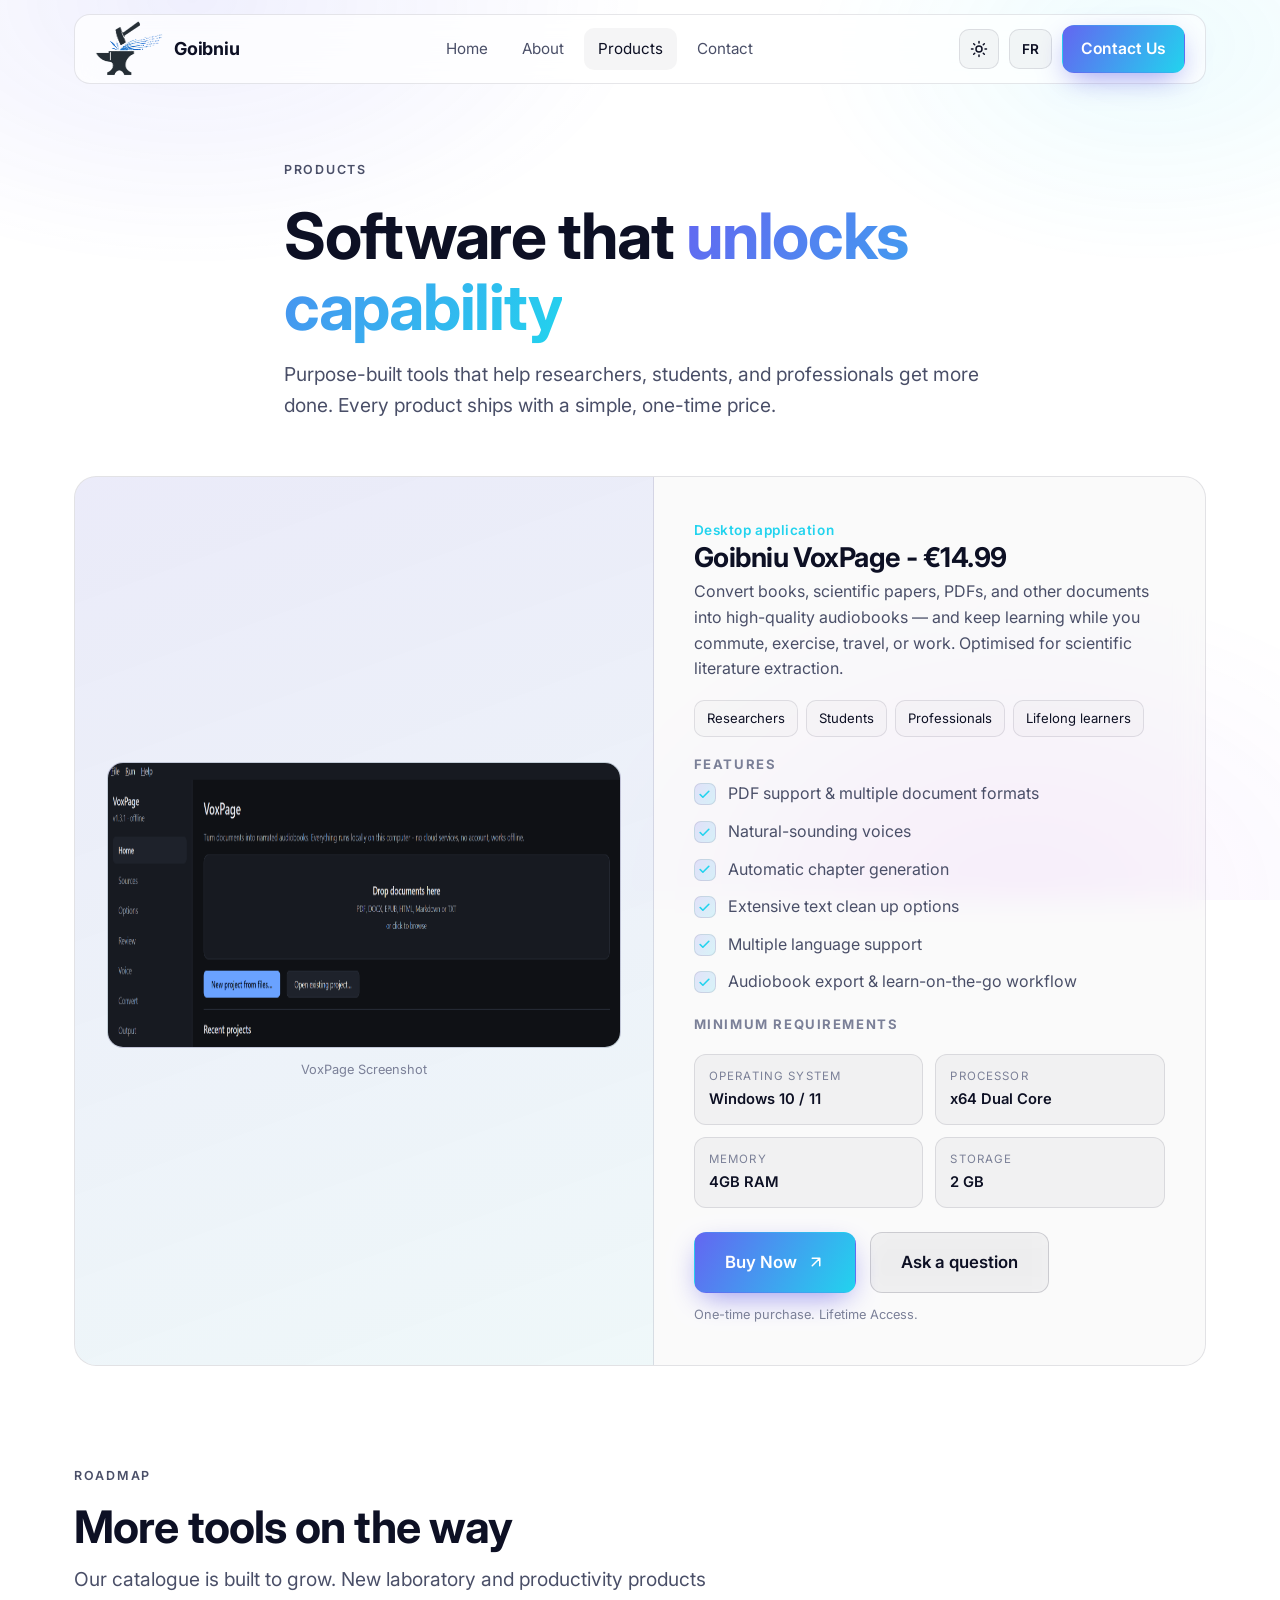
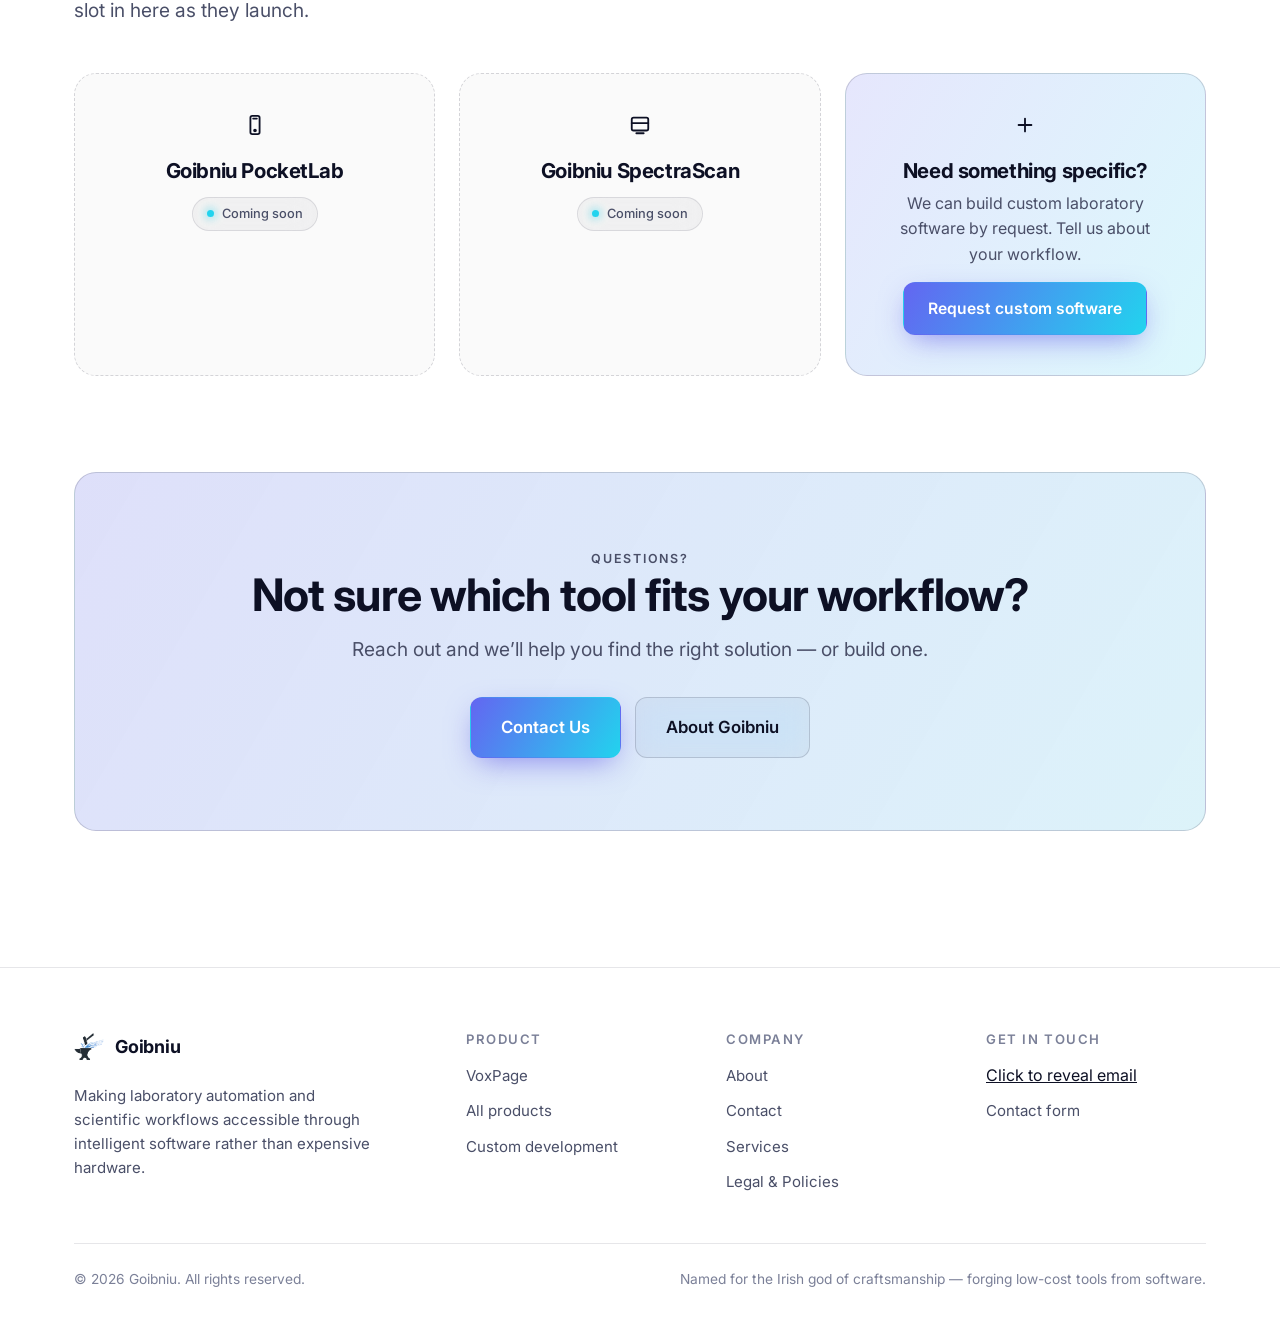
<file: products.html>
<!DOCTYPE html>
<html lang="en" data-theme="dark">
<head>
  <meta charset="UTF-8" />
  <meta name="viewport" content="width=device-width, initial-scale=1.0" />
  <title>Products — Goibniu</title>
  <meta name="description" content="Explore Goibniu's software products, including Audiobook Maker — a desktop app that converts books, papers, and PDFs into high-quality audiobooks." />
  <meta name="author" content="Goibniu" />
  <link rel="canonical" href="https://goibniu.example/products.html" />
  <meta property="og:type" content="website" />
  <meta property="og:title" content="Products — Goibniu" />
  <meta property="og:description" content="A modern catalogue of Goibniu laboratory and productivity software." />
  <meta property="og:image" content="assets/img/logo.png" />
  <link rel="icon" type="image/png" href="assets/img/favicon.png" />
  <link rel="preconnect" href="https://fonts.googleapis.com" />
  <link rel="preconnect" href="https://fonts.gstatic.com" crossorigin />
  <link href="https://fonts.googleapis.com/css2?family=Inter:wght@400;500;600;700;800&display=swap" rel="stylesheet" />
  <link rel="stylesheet" href="assets/css/styles.css" />
  <script type="application/ld+json">
  {
    "@context": "https://schema.org",
    "@type": "SoftwareApplication",
    "name": "Audiobook Maker",
    "applicationCategory": "MultimediaApplication",
    "operatingSystem": "Windows 10, Windows 11",
    "description": "Desktop application that converts books, scientific papers, PDFs, and documents into high-quality audiobooks."
  }
  </script>
</head>
<body>
  <!-- ============ HEADER ============ -->
  <header class="nav-wrap">
    <div class="container">
      <nav class="nav" aria-label="Primary">
        <a class="brand" href="index.html" aria-label="Goibniu home">
          <img src="assets/img/logo.png" alt="Goibniu logo" />
          <span>Goibniu</span>
        </a>
        <div class="nav-links">
          <a href="index.html">Home</a>
          <a href="about.html">About</a>
          <a href="products.html" class="active">Products</a>
          <a href="contact.html">Contact</a>
        </div>
        <div class="nav-actions">
          <button class="icon-btn theme-toggle" data-theme-toggle aria-label="Toggle color theme" title="Toggle theme">
            <svg class="moon" viewBox="0 0 24 24" fill="none" stroke="currentColor" stroke-width="2" stroke-linecap="round" stroke-linejoin="round"><path d="M21 12.79A9 9 0 1 1 11.21 3 7 7 0 0 0 21 12.79z"/></svg>
            <svg class="sun" viewBox="0 0 24 24" fill="none" stroke="currentColor" stroke-width="2" stroke-linecap="round" stroke-linejoin="round"><circle cx="12" cy="12" r="4"/><path d="M12 2v2M12 20v2M4.9 4.9l1.4 1.4M17.7 17.7l1.4 1.4M2 12h2M20 12h2M4.9 19.1l1.4-1.4M17.7 6.3l1.4-1.4"/></svg>
          </button>
          <button class="icon-btn" data-lang-toggle aria-label="Passer en français" title="Français" style="width:auto;padding:0 12px;font-weight:600;font-size:.85rem">FR</button>
          <a href="contact.html" class="btn btn-primary" style="padding:10px 18px">Contact Us</a>
          <button class="icon-btn nav-toggle" data-nav-toggle aria-label="Open menu" aria-expanded="false">
            <svg viewBox="0 0 24 24" fill="none" stroke="currentColor" stroke-width="2" stroke-linecap="round"><path d="M3 6h18M3 12h18M3 18h18"/></svg>
          </button>
        </div>
      </nav>
      <div class="mobile-menu" data-mobile-menu>
        <a href="index.html">Home</a>
        <a href="about.html">About</a>
        <a href="products.html">Products</a>
        <a href="contact.html">Contact</a>
      </div>
    </div>
  </header>

  <main>
    <!-- ============ PAGE HERO ============ -->
    <section class="page-hero">
      <div class="container reveal" style="max-width:760px">
        <span class="eyebrow">Products</span>
        <h1>Software that <span class="gradient-text">unlocks capability</span></h1>
        <p class="lead">Purpose-built tools that help researchers, students, and professionals get more done. Every product ships with a simple, one-time price. </p>
      </div>
    </section>

    <!-- ============ PRODUCT 1: AUDIOBOOK MAKER ============ -->
    <section class="section" id="audiobook-maker" style="padding-top:32px">
      <div class="container">
        <article class="product reveal">
          <!-- Media / placeholder screenshot -->
          <div class="p-media">
             <img
                  src="assets/img/audiobook-maker-screenshot.png"
                  alt="VoxPage application screenshot"
                  class="img-ph">
            <p class="center faint" style="margin-top:12px;font-size:.8rem">VoxPage Screenshot</p>
          </div>

          <!-- Info -->
          <div class="p-info">
            <span class="p-tag">Desktop application</span>
            <h3>Goibniu VoxPage - &euro;14.99 </h3>
            <p class="muted">Convert books, scientific papers, PDFs, and other documents into high-quality audiobooks — 
              and keep learning while you commute, exercise, travel, or work. Optimised for scientific literature extraction.</p>

            <div class="tags">
              <span class="chip" style="padding:7px 12px;font-size:.82rem">Researchers</span>
              <span class="chip" style="padding:7px 12px;font-size:.82rem">Students</span>
              <span class="chip" style="padding:7px 12px;font-size:.82rem">Professionals</span>
              <span class="chip" style="padding:7px 12px;font-size:.82rem">Lifelong learners</span>
            </div>

            <h4 style="font-size:.82rem;text-transform:uppercase;letter-spacing:.12em;color:var(--text-faint);margin:20px 0 10px">Features</h4>
            <ul class="check-list">
              <li><span class="ck"><svg viewBox="0 0 24 24" fill="none" stroke="currentColor" stroke-width="3" stroke-linecap="round" stroke-linejoin="round"><path d="M20 6 9 17l-5-5"/></svg></span> PDF support &amp; multiple document formats</li>
              <li><span class="ck"><svg viewBox="0 0 24 24" fill="none" stroke="currentColor" stroke-width="3" stroke-linecap="round" stroke-linejoin="round"><path d="M20 6 9 17l-5-5"/></svg></span> Natural-sounding voices</li>
              <li><span class="ck"><svg viewBox="0 0 24 24" fill="none" stroke="currentColor" stroke-width="3" stroke-linecap="round" stroke-linejoin="round"><path d="M20 6 9 17l-5-5"/></svg></span> Automatic chapter generation</li>
              <li><span class="ck"><svg viewBox="0 0 24 24" fill="none" stroke="currentColor" stroke-width="3" stroke-linecap="round" stroke-linejoin="round"><path d="M20 6 9 17l-5-5"/></svg></span> Extensive text clean up options</li>
              <li><span class="ck"><svg viewBox="0 0 24 24" fill="none" stroke="currentColor" stroke-width="3" stroke-linecap="round" stroke-linejoin="round"><path d="M20 6 9 17l-5-5"/></svg></span> Multiple language support</li>
              <li><span class="ck"><svg viewBox="0 0 24 24" fill="none" stroke="currentColor" stroke-width="3" stroke-linecap="round" stroke-linejoin="round"><path d="M20 6 9 17l-5-5"/></svg></span> Audiobook export &amp; learn-on-the-go workflow</li>
            </ul>

            <h4 style="font-size:.82rem;text-transform:uppercase;letter-spacing:.12em;color:var(--text-faint);margin:22px 0 10px">Minimum Requirements</h4>
            <div class="spec-grid">
              <div class="spec"><div class="s-k">Operating system</div><div class="s-v">Windows 10 / 11</div></div>
              <div class="spec"><div class="s-k">Processor</div><div class="s-v">x64 Dual Core</div></div>
              <div class="spec"><div class="s-k">Memory</div><div class="s-v">4GB RAM</div></div>
              <div class="spec"><div class="s-k">Storage</div><div class="s-v">2 GB</div></div>
            </div>

            <div class="hero-cta" style="margin-top:24px">
              <a href="https://goibniu.lemonsqueezy.com/checkout/buy/4974858a-1328-4f0d-9d76-8d1db6bf8ee3" target="_blank" rel="noopener noreferrer" class="btn btn-primary btn-lg">
                Buy Now
                <svg viewBox="0 0 24 24" fill="none" stroke="currentColor" stroke-width="2" stroke-linecap="round" stroke-linejoin="round"><path d="M7 17 17 7M7 7h10v10"/></svg>
              </a>
              <a href="contact.html" class="btn btn-ghost btn-lg">Ask a question</a>
            </div>
            <p class="faint" style="margin-top:12px;font-size:.8rem"> One-time purchase. Lifetime Access.</p>
          </div>
        </article>
      </div>
    </section>

    <!-- ============ MORE PRODUCTS (extensible) ============ -->
    <section class="section" style="padding-top:0">
      <div class="container">
        <div class="section-head reveal">
          <span class="eyebrow">Roadmap</span>
          <h2>More tools on the way</h2>
          <p class="lead">Our catalogue is built to grow. New laboratory and productivity products slot in here as they launch.</p>
        </div>
        <div class="grid grid-3">
          <article class="soon reveal">
            <div class="icon">
              <svg viewBox="0 0 24 24" fill="none" stroke="currentColor" stroke-width="2" stroke-linecap="round" stroke-linejoin="round">
                <rect x="7" y="2" width="10" height="20" rx="2" ry="2"/>
                <line x1="10" y1="5" x2="14" y2="5"/>
                <circle cx="12" cy="18" r="1"/>
              </svg>
        </div>
            <h3>Goibniu PocketLab</h3>
            <p class="muted" style="margin:8px 0 14px"></p>
            <span class="badge"><span class="dot"></span> Coming soon</span>
          </article>
          <article class="soon reveal d1">
            <div class="icon"><svg viewBox="0 0 24 24" fill="none" stroke="currentColor" stroke-width="2" stroke-linecap="round" stroke-linejoin="round"><rect x="3" y="4" width="18" height="14" rx="2"/><path d="M3 10h18M8 21h8"/></svg></div>
            <h3>Goibniu SpectraScan</h3>
            <p class="muted" style="margin:8px 0 14px"></p>
            <span class="badge"><span class="dot"></span> Coming soon</span>
          </article>
          <article class="soon reveal d2" style="border-style:solid;background:var(--brand-grad-soft)">
            <div class="icon"><svg viewBox="0 0 24 24" fill="none" stroke="currentColor" stroke-width="2" stroke-linecap="round" stroke-linejoin="round"><path d="M12 5v14M5 12h14"/></svg></div>
            <h3>Need something specific?</h3>
            <p class="muted" style="margin:8px 0 14px">We can build custom laboratory software by request. Tell us about your workflow.</p>
            <a href="contact.html#custom" class="btn btn-primary" style="width:fit-content;margin:0 auto">Request custom software</a>
          </article>
        </div>
      </div>
    </section>

    <!-- ============ FINAL CTA ============ -->
    <section class="section" style="padding-top:0">
      <div class="container">
        <div class="cta-band reveal">
          <span class="eyebrow">Questions?</span>
          <h2>Not sure which tool fits your workflow?</h2>
          <p class="lead mx-auto" style="max-width:52ch">Reach out and we’ll help you find the right solution — or build one.</p>
          <div class="hero-cta">
            <a href="contact.html" class="btn btn-primary btn-lg">Contact Us</a>
            <a href="about.html" class="btn btn-ghost btn-lg">About Goibniu</a>
          </div>
        </div>
      </div>
    </section>
  </main>

  <!-- ============ FOOTER ============ -->
  <footer class="footer">
    <div class="container">
      <div class="footer-grid">
        <div class="f-brand">
          <a class="brand" href="index.html" aria-label="Goibniu home">
            <img src="assets/img/logo.png" alt="Goibniu logo" style="width:30px;height:30px" />
            <span>Goibniu</span>
          </a>
          <p>Making laboratory automation and scientific workflows accessible through intelligent software rather than expensive hardware.</p>
        </div>
        <div>
          <h4>Product</h4>
          <ul>
            <li><a href="products.html#audiobook-maker">VoxPage</a></li>
            <li><a href="products.html">All products</a></li>
            <li><a href="contact.html#custom">Custom development</a></li>
          </ul>
        </div>
        <div>
          <h4>Company</h4>
          <ul>
            <li><a href="about.html">About</a></li>
            <li><a href="contact.html">Contact</a></li>
            <li><a href="contact.html#custom">Services</a></li>
            <li><a href="legal.html">Legal &amp; Policies</a></li>
          </ul>
        </div>
        <div>
          <h4>Get in touch</h4>
          <ul>
            <li><button type="button" data-reveal-email data-eu="goibniu.software" data-ed="gmail.com" style="background:none;border:none;padding:0;cursor:pointer;font:inherit;color:inherit;text-decoration:underline">Click to reveal email</button></li>
            <li><a href="contact.html">Contact form</a></li>
          </ul>
        </div>
      </div>
      <div class="footer-bottom">
        <span>© <span data-year>2026</span> Goibniu. All rights reserved.</span>
        <span class="faint">Named for the Irish god of craftsmanship — forging low-cost tools from software.</span>
      </div>
    </div>
  </footer>

  <script src="assets/js/main.js"></script>
  <script src= "assets/js/i18n.fr.js"></script>
  <script src="assets/js/i18n.js"></script>
</body>
</html>
</file>
<file: assets/css/styles.css>
/* =========================================================================
   Goibniu — Design System
   Premium, minimalist SaaS aesthetic (Stripe / Linear / Vercel inspired)
   ========================================================================= */

/* ---------- Design Tokens ---------- */
:root {
  /* Brand */
  --indigo: #6366f1;
  --indigo-600: #4f46e5;
  --cyan: #22d3ee;
  --violet: #a855f7;
  --brand-grad: linear-gradient(120deg, #6366f1 0%, #22d3ee 100%);
  --brand-grad-soft: linear-gradient(120deg, rgba(99,102,241,.16), rgba(34,211,238,.16));

  /* Dark theme (default) */
  --bg: #070810;
  --bg-2: #0b0d18;
  --surface: rgba(255, 255, 255, 0.03);
  --surface-2: rgba(255, 255, 255, 0.05);
  --border: rgba(255, 255, 255, 0.08);
  --border-strong: rgba(255, 255, 255, 0.14);
  --text: #f4f5fb;
  --text-muted: #a5a9be;
  --text-faint: #71768f;
  --shadow: 0 20px 60px -20px rgba(0, 0, 0, 0.6);
  --glass-blur: saturate(160%) blur(14px);

  /* Type */
  --font: "Inter", ui-sans-serif, system-ui, -apple-system, "Segoe UI", Roboto, Helvetica, Arial, sans-serif;
  --maxw: 1180px;
  --radius: 16px;
  --radius-lg: 22px;
  --radius-sm: 10px;

  --ease: cubic-bezier(0.22, 1, 0.36, 1);
}

[data-theme="light"] {
  --bg: #ffffff;
  --bg-2: #f6f7fb;
  --surface: rgba(15, 18, 40, 0.02);
  --surface-2: rgba(15, 18, 40, 0.04);
  --border: rgba(15, 18, 40, 0.10);
  --border-strong: rgba(15, 18, 40, 0.16);
  --text: #0d1024;
  --text-muted: #4a4f68;
  --text-faint: #7b8098;
  --shadow: 0 24px 60px -28px rgba(24, 28, 60, 0.35);
}

/* ---------- Reset ---------- */
*, *::before, *::after { box-sizing: border-box; }
* { margin: 0; }
html { scroll-behavior: smooth; -webkit-text-size-adjust: 100%; }
body {
  font-family: var(--font);
  background: var(--bg);
  color: var(--text);
  line-height: 1.6;
  -webkit-font-smoothing: antialiased;
  text-rendering: optimizeLegibility;
  overflow-x: hidden;
}
img { max-width: 100%; display: block; }
a { color: inherit; text-decoration: none; }
button { font-family: inherit; cursor: pointer; }
:focus-visible { outline: 2px solid var(--cyan); outline-offset: 3px; border-radius: 6px; }

/* ---------- Ambient background ---------- */
body::before {
  content: "";
  position: fixed;
  inset: 0;
  z-index: -2;
  background:
    radial-gradient(60% 50% at 15% 0%, rgba(99, 102, 241, 0.18), transparent 60%),
    radial-gradient(50% 45% at 90% 5%, rgba(34, 211, 238, 0.14), transparent 55%),
    radial-gradient(60% 60% at 80% 100%, rgba(168, 85, 247, 0.12), transparent 60%);
  pointer-events: none;
}
[data-theme="light"] body::before { opacity: 0.55; }

/* ---------- Layout ---------- */
.container { width: 100%; max-width: var(--maxw); margin-inline: auto; padding-inline: 24px; }
.section { padding: 96px 0; position: relative; }
.section-sm { padding: 64px 0; }
.grid { display: grid; gap: 24px; }
.center { text-align: center; }

/* ---------- Typography ---------- */
h1, h2, h3, h4 { line-height: 1.12; letter-spacing: -0.02em; font-weight: 700; }
h1 { font-size: clamp(2.4rem, 5.2vw, 4rem); }
h2 { font-size: clamp(1.9rem, 3.6vw, 2.8rem); }
h3 { font-size: clamp(1.15rem, 1.6vw, 1.35rem); }
.lead { font-size: clamp(1.05rem, 1.5vw, 1.25rem); color: var(--text-muted); }
.eyebrow {
  display: inline-flex; align-items: center; gap: 8px;
  font-size: 0.78rem; font-weight: 600; letter-spacing: 0.14em; text-transform: uppercase;
  color: var(--text-muted);
}
.gradient-text {
  background: var(--brand-grad);
  -webkit-background-clip: text; background-clip: text;
  color: transparent;
}
.muted { color: var(--text-muted); }
.faint { color: var(--text-faint); }
.max-60 { max-width: 60ch; }
.mx-auto { margin-inline: auto; }

/* ---------- Badges / chips ---------- */
.badge {
  display: inline-flex; align-items: center; gap: 8px;
  padding: 6px 14px; border-radius: 999px;
  background: var(--surface-2); border: 1px solid var(--border);
  font-size: 0.8rem; font-weight: 500; color: var(--text-muted);
  backdrop-filter: var(--glass-blur);
}
.badge .dot { width: 7px; height: 7px; border-radius: 50%; background: var(--cyan); box-shadow: 0 0 10px var(--cyan); }
.chip {
  display: inline-flex; align-items: center; gap: 8px;
  padding: 8px 14px; border-radius: 10px;
  background: var(--surface); border: 1px solid var(--border);
  font-size: 0.9rem; color: var(--text);
}

/* ---------- Buttons ---------- */
.btn {
  display: inline-flex; align-items: center; justify-content: center; gap: 10px;
  padding: 13px 24px; border-radius: 12px;
  font-weight: 600; font-size: 0.98rem; border: 1px solid transparent;
  transition: transform .25s var(--ease), box-shadow .25s var(--ease), background .25s var(--ease), border-color .25s;
  white-space: nowrap;
}
.btn svg { width: 18px; height: 18px; }
.btn-primary {
  color: #fff; background: var(--brand-grad);
  box-shadow: 0 10px 30px -8px rgba(79, 70, 229, 0.6);
}
.btn-primary:hover { transform: translateY(-2px); box-shadow: 0 18px 40px -10px rgba(79, 70, 229, 0.75); }
.btn-ghost {
  color: var(--text); background: var(--surface-2);
  border-color: var(--border-strong); backdrop-filter: var(--glass-blur);
}
.btn-ghost:hover { transform: translateY(-2px); border-color: var(--cyan); background: var(--surface); }
.btn-lg { padding: 16px 30px; font-size: 1.05rem; }
.btn-block { width: 100%; }

/* ---------- Glass cards ---------- */
.glass {
  background: var(--surface);
  border: 1px solid var(--border);
  border-radius: var(--radius);
  backdrop-filter: var(--glass-blur);
  -webkit-backdrop-filter: var(--glass-blur);
}
.card {
  background: var(--surface);
  border: 1px solid var(--border);
  border-radius: var(--radius);
  padding: 28px;
  backdrop-filter: var(--glass-blur);
  transition: transform .35s var(--ease), border-color .35s, background .35s;
  position: relative; overflow: hidden;
}
.card:hover { transform: translateY(-4px); border-color: var(--border-strong); background: var(--surface-2); }
.card .icon {
  width: 46px; height: 46px; border-radius: 12px;
  display: grid; place-items: center; margin-bottom: 18px;
  background: var(--brand-grad-soft); border: 1px solid var(--border);
  color: var(--cyan);
}
.card .icon svg, .icon > svg { width: 22px; height: 22px; }
.card h3 { margin-bottom: 8px; }
.card p { color: var(--text-muted); font-size: 0.96rem; }

/* subtle top highlight line on feature cards */
.card.glow::before {
  content: ""; position: absolute; top: 0; left: 0; right: 0; height: 1px;
  background: linear-gradient(90deg, transparent, var(--cyan), transparent);
  opacity: .5;
}

/* ---------- Header / Nav ---------- */
.nav-wrap { position: sticky; top: 0; z-index: 100; }
.nav {
  display: flex; align-items: center; justify-content: space-between;
  gap: 20px; height: 70px;
  margin-top: 14px; padding: 0 20px;
  border: 1px solid var(--border); border-radius: 16px;
  background: color-mix(in srgb, var(--bg) 72%, transparent);
  backdrop-filter: var(--glass-blur); -webkit-backdrop-filter: var(--glass-blur);
  transition: box-shadow .3s, background .3s;
}
.nav.scrolled { box-shadow: var(--shadow); background: color-mix(in srgb, var(--bg) 86%, transparent); }
.brand { display: inline-flex; align-items: center; gap: 11px; font-weight: 700; font-size: 1.12rem; letter-spacing: -0.01em; }
.brand img { width: 68px; height: 60px; }
.nav-links { display: flex; align-items: center; gap: 6px; }
.nav-links a {
  padding: 9px 14px; border-radius: 10px; font-size: 0.95rem; color: var(--text-muted);
  transition: color .2s, background .2s;
}
.nav-links a:hover { color: var(--text); background: var(--surface-2); }
.nav-links a.active { color: var(--text); background: var(--surface-2); }
.nav-actions { display: flex; align-items: center; gap: 10px; }
.icon-btn {
  width: 40px; height: 40px; border-radius: 10px; display: grid; place-items: center;
  background: var(--surface-2); border: 1px solid var(--border); color: var(--text);
  transition: border-color .2s, transform .2s;
}
.icon-btn:hover { border-color: var(--cyan); transform: translateY(-1px); }
.icon-btn svg { width: 18px; height: 18px; }
.theme-toggle .sun { display: none; }
[data-theme="light"] .theme-toggle .sun { display: block; }
[data-theme="light"] .theme-toggle .moon { display: none; }
.nav-toggle { display: none; }

/* Mobile menu */
.mobile-menu {
  display: none; flex-direction: column; gap: 6px;
  margin-top: 10px; padding: 14px; border-radius: 16px;
  border: 1px solid var(--border); background: color-mix(in srgb, var(--bg) 92%, transparent);
  backdrop-filter: var(--glass-blur);
}
.mobile-menu.open { display: flex; }
.mobile-menu a { padding: 12px 14px; border-radius: 10px; color: var(--text-muted); }
.mobile-menu a:hover { background: var(--surface-2); color: var(--text); }

/* ---------- Hero ---------- */
.hero { position: relative; padding: 84px 0 72px; }
.hero-inner { max-width: 860px; }
.hero h1 { margin: 22px 0 20px; }
.hero .lead { max-width: 60ch; }
.hero-cta { display: flex; flex-wrap: wrap; gap: 14px; margin-top: 32px; }
.hero-meta { display: flex; flex-wrap: wrap; gap: 26px; margin-top: 40px; color: var(--text-faint); font-size: 0.9rem; }
.hero-meta strong { color: var(--text); font-weight: 700; display: block; font-size: 1.5rem; letter-spacing: -0.02em; }

.hero-visual { margin-top: 60px; }

/* ---------- App mockup (CSS/SVG placeholder screenshot) ---------- */
.mock {
  border-radius: var(--radius-lg); border: 1px solid var(--border-strong);
  background: linear-gradient(180deg, var(--bg-2), var(--bg));
  box-shadow: var(--shadow); overflow: hidden;
}
.mock-bar {
  display: flex; align-items: center; gap: 8px; padding: 12px 16px;
  border-bottom: 1px solid var(--border); background: var(--surface);
}
.mock-bar .dots { display: flex; gap: 7px; }
.mock-bar .dots span { width: 11px; height: 11px; border-radius: 50%; background: var(--border-strong); }
.mock-bar .dots span:nth-child(1) { background: #ff5f57; }
.mock-bar .dots span:nth-child(2) { background: #febc2e; }
.mock-bar .dots span:nth-child(3) { background: #28c840; }
.mock-bar .url {
  margin-left: 12px; font-size: 0.78rem; color: var(--text-faint);
  padding: 5px 12px; border-radius: 8px; background: var(--surface-2); border: 1px solid var(--border);
}
.mock-body { display: grid; grid-template-columns: 220px 1fr; min-height: 360px; }
.mock-side { border-right: 1px solid var(--border); padding: 16px; background: var(--surface); }
.mock-side .s-title { font-size: 0.72rem; text-transform: uppercase; letter-spacing: .12em; color: var(--text-faint); margin-bottom: 12px; }
.mock-item { display: flex; align-items: center; gap: 10px; padding: 9px 10px; border-radius: 8px; font-size: 0.85rem; color: var(--text-muted); }
.mock-item.active { background: var(--brand-grad-soft); color: var(--text); border: 1px solid var(--border); }
.mock-item .mi-ic { width: 16px; height: 16px; border-radius: 4px; background: var(--brand-grad); opacity: .8; flex: none; }
.mock-main { padding: 24px; display: flex; flex-direction: column; gap: 18px; }
.mock-h { display: flex; align-items: center; justify-content: space-between; }
.mock-h .mh-title { font-weight: 600; }
.wave { display: flex; align-items: flex-end; gap: 4px; height: 90px; padding: 14px; border-radius: 12px; background: var(--surface-2); border: 1px solid var(--border); }
.wave span { flex: 1; border-radius: 4px 4px 0 0; background: var(--brand-grad); opacity: .85; animation: wave 1.6s var(--ease) infinite; }
@keyframes wave { 0%,100% { transform: scaleY(0.35); } 50% { transform: scaleY(1); } }
.mock-row { display: flex; gap: 12px; }
.mock-pill { flex: 1; padding: 14px; border-radius: 12px; background: var(--surface-2); border: 1px solid var(--border); }
.mock-pill .p-label { font-size: 0.72rem; color: var(--text-faint); }
.mock-pill .p-val { font-weight: 600; margin-top: 4px; }
.mock-play { display: flex; align-items: center; gap: 14px; padding: 14px; border-radius: 12px; background: var(--surface); border: 1px solid var(--border); }
.mock-play .pbtn { width: 40px; height: 40px; border-radius: 50%; background: var(--brand-grad); display: grid; place-items: center; color: #fff; flex: none; }
.mock-play .pbar { flex: 1; height: 6px; border-radius: 3px; background: var(--surface-2); overflow: hidden; }
.mock-play .pbar i { display: block; height: 100%; width: 42%; background: var(--brand-grad); }

/* Generic image placeholder */
.img-ph {
  position: relative; border-radius: var(--radius); overflow: hidden;
  border: 1px solid var(--border-strong); background:
    linear-gradient(135deg, rgba(99,102,241,.12), rgba(34,211,238,.08)), var(--bg-2);
  aspect-ratio: 18 / 10; display: grid; place-items: center;
}
.img-ph .ph-label {
  position: absolute; top: 12px; left: 12px; font-size: 0.7rem; letter-spacing: .1em; text-transform: uppercase;
  color: var(--text-faint); background: var(--surface-2); border: 1px solid var(--border);
  padding: 4px 10px; border-radius: 999px;
}
.img-ph .ph-mark { opacity: .5; }
.img-ph .ph-mark svg { width: 54px; height: 54px; color: var(--text-faint); }

/* ---------- Feature grids ---------- */
.grid-2 { grid-template-columns: repeat(2, 1fr); }
.grid-3 { grid-template-columns: repeat(3, 1fr); }
.grid-4 { grid-template-columns: repeat(4, 1fr); }

/* Split section */
.split { display: grid; grid-template-columns: 1fr 1fr; gap: 56px; align-items: center; }
.split.reverse .split-media { order: -1; }

/* Feature list with checks */
.check-list { list-style: none; padding: 0; display: grid; gap: 12px; margin-top: 8px; }
.check-list li { display: flex; align-items: flex-start; gap: 12px; color: var(--text-muted); }
.check-list li .ck {
  flex: none; width: 22px; height: 22px; border-radius: 7px; display: grid; place-items: center; margin-top: 2px;
  background: var(--brand-grad-soft); border: 1px solid var(--border); color: var(--cyan);
}
.check-list li .ck svg { width: 13px; height: 13px; }

/* ---------- Callout / notice ---------- */
.notice {
  display: flex; gap: 14px; align-items: flex-start;
  padding: 18px 20px; border-radius: 14px;
  background: var(--brand-grad-soft); border: 1px solid var(--border-strong);
}
.notice .n-ic { flex: none; color: var(--cyan); margin-top: 2px; }
.notice p { color: var(--text); font-size: 0.95rem; }
.notice strong { color: var(--text); }

/* ---------- CTA band ---------- */
.cta-band {
  position: relative; overflow: hidden; text-align: center;
  padding: 72px 32px; border-radius: var(--radius-lg);
  border: 1px solid var(--border-strong);
  background: linear-gradient(120deg, rgba(99,102,241,.16), rgba(34,211,238,.12)), var(--bg-2);
}
.cta-band::after {
  content: ""; position: absolute; inset: -40% -10% auto; height: 60%;
  background: radial-gradient(50% 60% at 50% 0%, rgba(34,211,238,.25), transparent 70%);
  pointer-events: none;
}
.cta-band h2 { margin-bottom: 14px; }
.cta-band .hero-cta { justify-content: center; }

/* ---------- Product catalogue ---------- */
.product {
  display: grid; grid-template-columns: 1.05fr 1fr; gap: 0;
  border: 1px solid var(--border); border-radius: var(--radius-lg); overflow: hidden;
  background: var(--surface); backdrop-filter: var(--glass-blur);
}
.product .p-media { padding: 32px; display: grid; align-content: center; background:
  linear-gradient(160deg, rgba(99,102,241,.10), rgba(34,211,238,.05)); border-right: 1px solid var(--border); }
.product .p-info { padding: 40px; }
.product .p-info h3 { font-size: 1.7rem; margin-bottom: 6px; }
.product .p-tag { color: var(--cyan); font-size: 0.85rem; font-weight: 600; letter-spacing: .04em; }
.spec-grid { display: grid; grid-template-columns: 1fr 1fr; gap: 12px; margin: 22px 0; }
.spec {
  padding: 12px 14px; border-radius: 12px; background: var(--surface-2); border: 1px solid var(--border);
}
.spec .s-k { font-size: 0.72rem; text-transform: uppercase; letter-spacing: .1em; color: var(--text-faint); }
.spec .s-v { font-weight: 600; font-size: 0.92rem; margin-top: 3px; }
.tags { display: flex; flex-wrap: wrap; gap: 8px; margin: 18px 0; }

/* Coming soon product card */
.soon {
  border: 1px dashed var(--border-strong); border-radius: var(--radius-lg);
  padding: 40px; text-align: center; background: var(--surface);
}
.soon .icon { margin: 0 auto 16px; }

/* ---------- Contact ---------- */
.form-grid { display: grid; gap: 18px; }
.field { display: grid; gap: 8px; }
.field label { font-size: 0.88rem; font-weight: 500; color: var(--text-muted); }
.field input, .field textarea, .field select {
  width: 100%; padding: 13px 15px; border-radius: 12px;
  background: var(--surface-2); border: 1px solid var(--border); color: var(--text);
  font-family: inherit; font-size: 0.96rem; transition: border-color .2s, background .2s;
}
.field textarea { resize: vertical; min-height: 140px; }
.field input:focus, .field textarea:focus, .field select:focus { border-color: var(--cyan); background: var(--surface); outline: none; }
.field .req { color: var(--cyan); }
.form-note { font-size: 0.82rem; color: var(--text-faint); }
.contact-cards { display: grid; gap: 16px; }
.contact-card { display: flex; gap: 14px; align-items: flex-start; padding: 20px; }
.contact-card .icon { margin: 0; }

/* ---------- Footer ---------- */
.footer { border-top: 1px solid var(--border); margin-top: 40px; padding: 64px 0 32px; }
.footer-grid { display: grid; grid-template-columns: 1.6fr repeat(3, 1fr); gap: 40px; }
.footer h4 { font-size: 0.82rem; text-transform: uppercase; letter-spacing: .12em; color: var(--text-faint); margin-bottom: 16px; font-weight: 600; }
.footer ul { list-style: none; padding: 0; display: grid; gap: 10px; }
.footer ul a { color: var(--text-muted); font-size: 0.94rem; }
.footer ul a:hover { color: var(--text); }
.footer .f-brand p { color: var(--text-muted); max-width: 34ch; margin-top: 14px; font-size: 0.94rem; }
.footer-bottom {
  margin-top: 48px; padding-top: 24px; border-top: 1px solid var(--border);
  display: flex; justify-content: space-between; gap: 16px; flex-wrap: wrap;
  color: var(--text-faint); font-size: 0.86rem;
}

/* ---------- Scroll reveal ---------- */
.reveal { opacity: 0; transform: translateY(24px); transition: opacity .7s var(--ease), transform .7s var(--ease); }
.reveal.in { opacity: 1; transform: none; }
.reveal.d1 { transition-delay: .08s; }
.reveal.d2 { transition-delay: .16s; }
.reveal.d3 { transition-delay: .24s; }

/* ---------- Page hero (secondary pages) ---------- */
.page-hero { padding: 72px 0 24px; }
.page-hero h1 { margin: 18px 0 16px; }

/* ---------- Divider label ---------- */
.section-head { max-width: 640px; margin-bottom: 48px; }
.section-head.center { margin-inline: auto; }
.section-head h2 { margin: 14px 0 12px; }

/* ---------- Responsive ---------- */
@media (max-width: 980px) {
  .grid-4 { grid-template-columns: repeat(2, 1fr); }
  .grid-3 { grid-template-columns: repeat(2, 1fr); }
  .split, .product { grid-template-columns: 1fr; }
  .split.reverse .split-media { order: 0; }
  .product .p-media { border-right: none; border-bottom: 1px solid var(--border); }
  .footer-grid { grid-template-columns: 1fr 1fr; }
  .footer .f-brand { grid-column: 1 / -1; }
}
@media (max-width: 720px) {
  .section { padding: 72px 0; }
  .nav-links { display: none; }
  .nav-toggle { display: grid; }
  .grid-4, .grid-3, .grid-2 { grid-template-columns: 1fr; }
  .spec-grid { grid-template-columns: 1fr 1fr; }
  .mock-body { grid-template-columns: 1fr; }
  .mock-side { display: none; }
  .footer-grid { grid-template-columns: 1fr; }
  .hero-meta { gap: 20px; }
}

/* Reduced motion */
@media (prefers-reduced-motion: reduce) {
  * { animation: none !important; scroll-behavior: auto !important; }
  .reveal { opacity: 1; transform: none; transition: none; }
}

/* Audiobook screenshot */

.hero-screenshot {
    width: 100%;
    max-width: 1100px;
    display: block;
    margin: 0 auto;
    border-radius: 18px;
    border: 1px solid rgba(255,255,255,0.08);
    box-shadow: 0 30px 80px rgba(0,0,0,.45);
}

/* =========================================================================
   Legal & Policies page — additive only, does not modify existing rules
   ========================================================================= */

.legal-layout {
  display: grid;
  grid-template-columns: 260px 1fr;
  gap: 32px;
  align-items: start;
}

.legal-nav {
  display: grid;
  gap: 4px;
  position: sticky;
  top: 96px;
  padding: 8px;
  border: 1px solid var(--border);
  border-radius: var(--radius);
  background: var(--surface);
}

.legal-nav-item {
  display: flex;
  align-items: center;
  text-align: left;
  width: 100%;
  padding: 11px 14px;
  border-radius: var(--radius-sm);
  border: none;
  background: transparent;
  color: var(--text-muted);
  font-family: inherit;
  font-size: 0.92rem;
  font-weight: 500;
  cursor: pointer;
  transition: background .2s var(--ease), color .2s var(--ease);
}

.legal-nav-item:hover { color: var(--text); background: var(--surface-2); }

.legal-nav-item.active {
  color: var(--text);
  background: var(--brand-grad-soft);
  border: 1px solid var(--border);
  font-weight: 600;
}

.legal-content {
  padding: 44px;
  min-height: 320px;
}

.legal-doc { display: none; }
.legal-doc.active { display: block; }
.legal-doc h2 { margin: 12px 0 8px; }
.legal-doc .legal-meta { margin-bottom: 24px; font-size: 0.88rem; }
.legal-doc .notice { margin-top: 8px; }

@media (max-width: 860px) {
  .legal-layout { grid-template-columns: 1fr; }
  .legal-nav {
    position: static;
    grid-auto-flow: column;
    grid-auto-columns: max-content;
    overflow-x: auto;
    -webkit-overflow-scrolling: touch;
  }
  .legal-nav-item { white-space: nowrap; }
  .legal-content { padding: 28px; }
}


/* =========================================================================
   Goibniu — Mobile & responsive enhancements
   -------------------------------------------------------------------------
   ADDITIVE ONLY. Does not modify or remove any existing rule in styles.css.
   Paste at the END of assets/css/styles.css, OR load as a separate file
   AFTER styles.css.
   ========================================================================= */

/* ---- Belt-and-braces: never allow sideways scroll on phones ---- */
html, body { max-width: 100%; overflow-x: hidden; }
img, svg, video, canvas, iframe { max-width: 100%; height: auto; }

/* =========================================================================
   NAV "View Products" CTA — icon-only on mobile
   Root cause: the button label is wider than the compact tap target on
   phones, so the text spills. Below, on <=720px we hide the label and paint
   a "products" (grid) SVG icon in its place — no HTML change required.

   NOTE ON THE SELECTOR:
   This targets the nav's primary button. If your "View Products" button in
   the header uses a different class, add the hook class `nav-cta` to it, e.g.
       <a href="products.html" class="btn btn-primary nav-cta">View Products</a>
   The rules below match BOTH `.nav .btn-primary` and `.nav .nav-cta`.
   ========================================================================= */
@media (max-width: 720px) {
  .nav .btn-primary,
  .nav .nav-cta {
    width: 40px;
    height: 40px;
    padding: 0;
    font-size: 0;                 /* hide the text label */
    border-radius: 10px;
    flex: none;
    display: inline-grid;
    place-items: center;
    overflow: hidden;
  }

  /* Paint the products icon via a mask so it uses the button's text colour */
  .nav .btn-primary::before,
  .nav .nav-cta::before {
    content: "";
    width: 18px;
    height: 18px;
    background: currentColor;
    -webkit-mask: var(--nav-cta-icon) center / contain no-repeat;
            mask: var(--nav-cta-icon) center / contain no-repeat;
  }

  /* Hide any inline SVG the button may already contain (avoid double icons) */
  .nav .btn-primary > svg,
  .nav .nav-cta > svg { display: none; }
}

/* Grid/products glyph as a data-URI (defined once, used by the mask above) */
:root {
  --nav-cta-icon: url("data:image/svg+xml;utf8,\
<svg xmlns='http://www.w3.org/2000/svg' viewBox='0 0 24 24' fill='none' \
stroke='black' stroke-width='2' stroke-linecap='round' stroke-linejoin='round'>\
<rect x='3' y='3' width='7' height='7' rx='1'/>\
<rect x='14' y='3' width='7' height='7' rx='1'/>\
<rect x='14' y='14' width='7' height='7' rx='1'/>\
<rect x='3' y='14' width='7' height='7' rx='1'/></svg>");
}

/* =========================================================================
   HEADER / NAV — portrait-mode fit
   ========================================================================= */
@media (max-width: 720px) {
  .nav-wrap { max-width: 100%; }

  .nav {
    gap: 10px;
    padding: 0 12px;
    flex-wrap: nowrap;
    min-width: 0;
  }

  .brand {
    min-width: 0;
    flex: 1 1 auto;
    overflow: hidden;
    white-space: nowrap;
    text-overflow: ellipsis;
  }
  .brand img { flex: none; }

  .nav-actions {
    flex: none;
    gap: 6px;
    margin-left: auto;
  }

  .nav-actions .icon-btn,
  .nav-toggle {
    flex: none;
    width: 40px;
    height: 40px;
    padding: 0;
  }

  .nav-actions [data-lang-toggle] {
    width: auto;
    min-width: 40px;
    padding: 0 10px;
  }

  .mobile-menu { max-width: 100%; }
}

/* Very narrow phones: collapse the "Goibniu" wordmark, keep the logo mark */
@media (max-width: 400px) {
  .nav { padding: 0 10px; }
  .brand { font-size: 0; gap: 0; }
  .brand img { width: 44px; height: 40px; }
  .nav-actions { gap: 5px; }
}

/* =========================================================================
   Tablets & large phones — up to 980px
   ========================================================================= */
@media (max-width: 980px) {
  .section          { padding: 80px 0; }
  .hero             { padding: 64px 0 56px; }
  .cta-band         { padding: 56px 24px; }
  .product .p-info  { padding: 32px; }
  .product .p-media { padding: 28px; }
}

/* =========================================================================
   Phones — up to 720px
   ========================================================================= */
@media (max-width: 720px) {
  .container      { padding-inline: 18px; }
  .section        { padding: 56px 0; }
  .section-sm     { padding: 44px 0; }
  .section-head   { margin-bottom: 32px; }

  .brand          { font-size: 1rem; }
  .brand img      { width: 48px; height: 42px; }

  .hero             { padding: 48px 0 44px; }
  .hero h1          { margin: 16px 0; }
  .hero-cta         { gap: 10px; }
  .hero-cta .btn    { width: 100%; }
  .hero-meta        { gap: 18px; }
  .hero-meta strong { font-size: 1.3rem; }
  .hero-visual      { margin-top: 40px; }

  .card               { padding: 22px; }
  .product .p-info    { padding: 26px; }
  .product .p-info h3 { font-size: 1.45rem; }

  .cta-band                { padding: 44px 20px; }
  .cta-band .hero-cta .btn { width: 100%; }

  .legal-doc table {
    display: block;
    width: 100%;
    overflow-x: auto;
    -webkit-overflow-scrolling: touch;
  }

  .footer         { padding: 48px 0 28px; }
  .footer-bottom  { flex-direction: column; gap: 8px; text-align: center; }
}

/* Note: the .hero-cta .btn { width:100% } rule above targets buttons INSIDE
   the hero section only, so it will not stretch the nav CTA icon button. */

/* =========================================================================
   Small phones — up to 480px
   ========================================================================= */
@media (max-width: 480px) {
  .container   { padding-inline: 14px; }
  h1           { font-size: clamp(2rem, 8.5vw, 2.6rem); }
  .spec-grid   { grid-template-columns: 1fr; }
  .btn-lg      { padding: 14px 22px; font-size: 1rem; }
  .icon-btn    { width: 38px; height: 38px; }
  .mock-main       { padding: 18px; }
  .product .p-info { padding: 20px; }
  .legal-content   { padding: 20px; }
  .cta-band        { padding: 36px 16px; }
}
</file>
